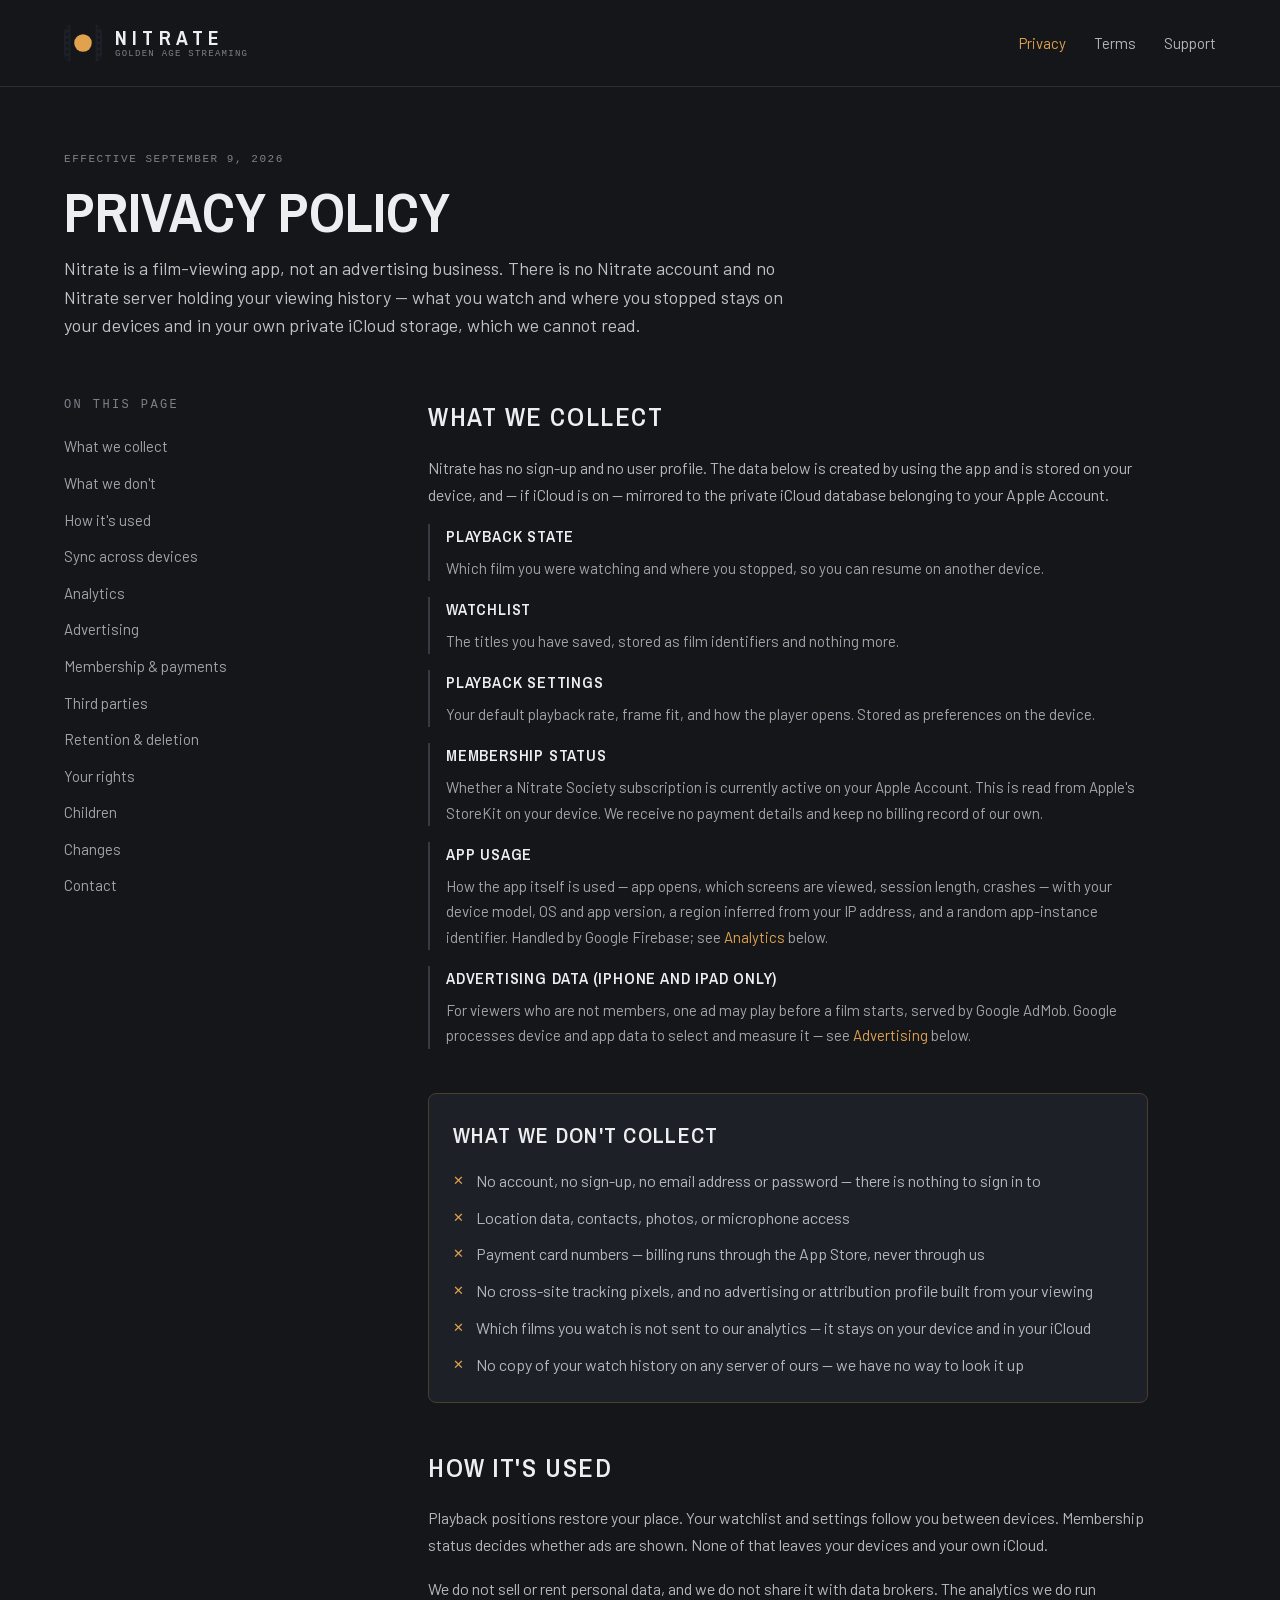
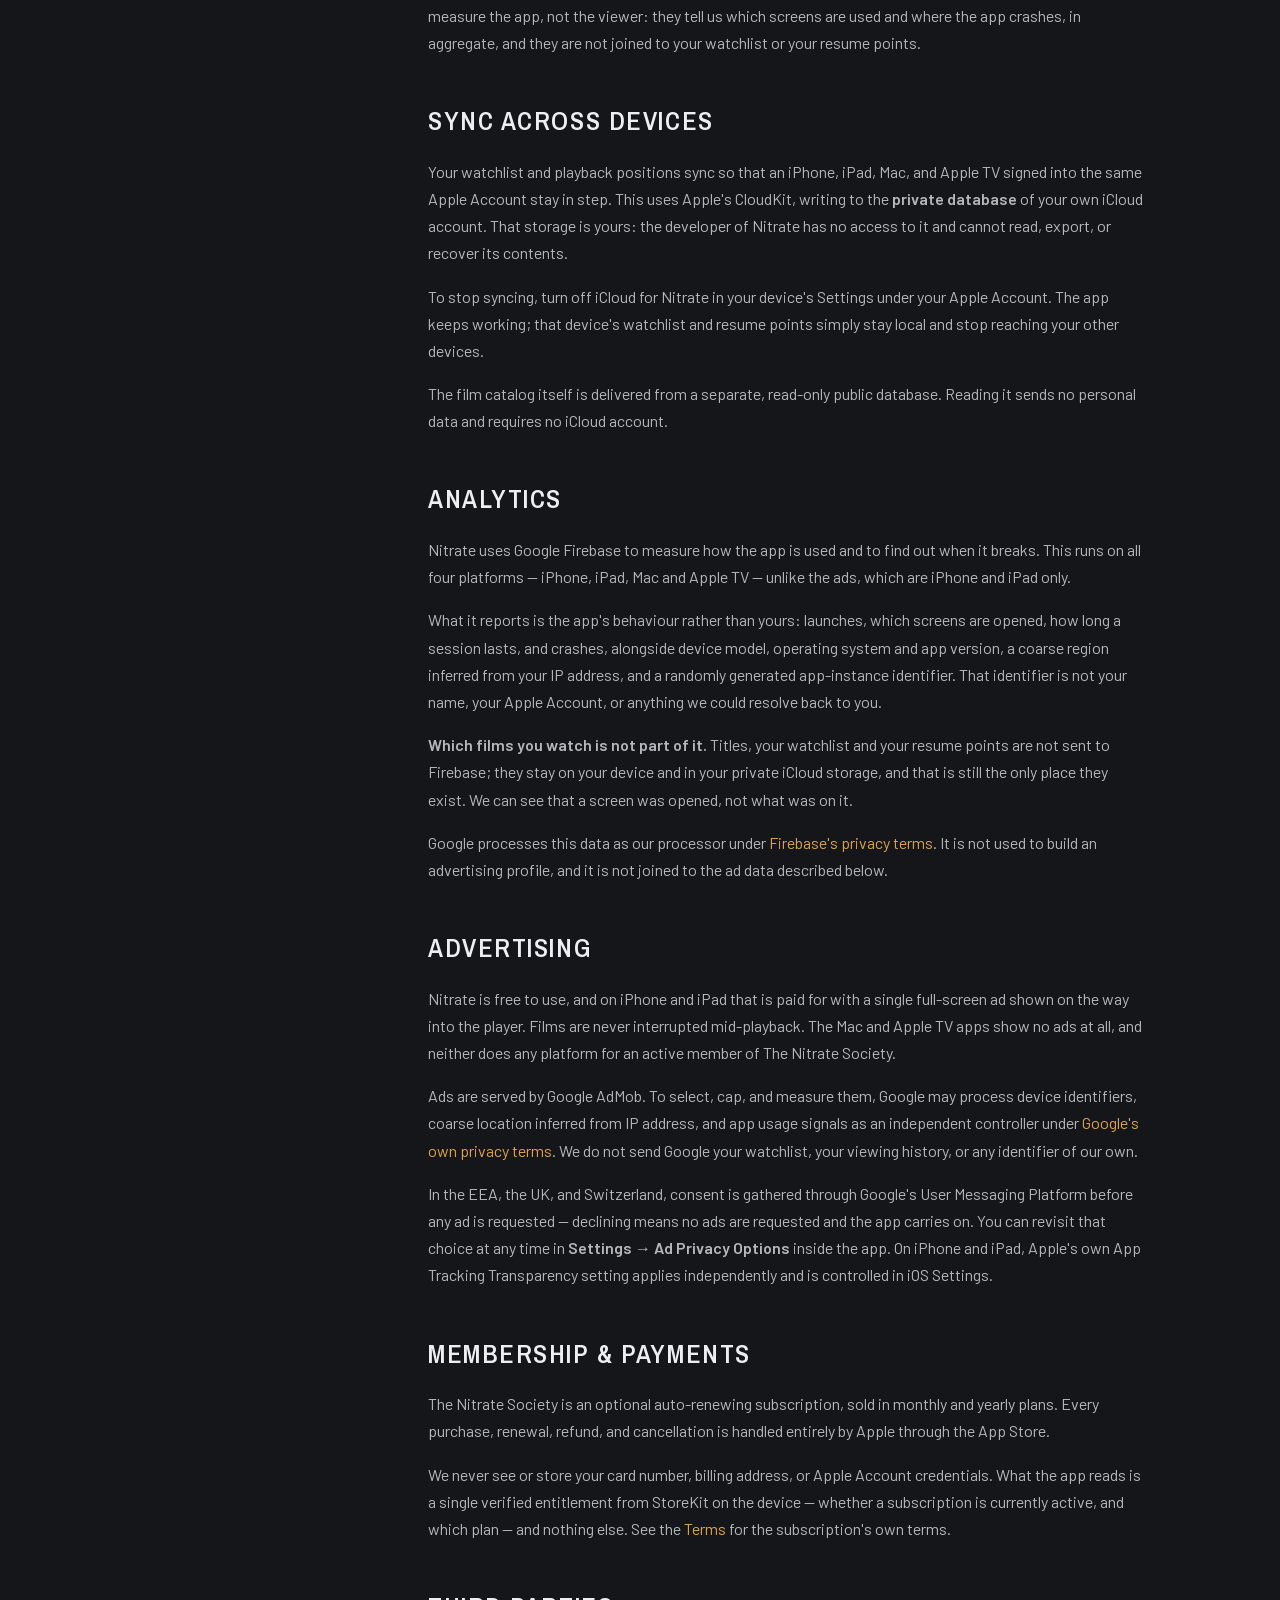
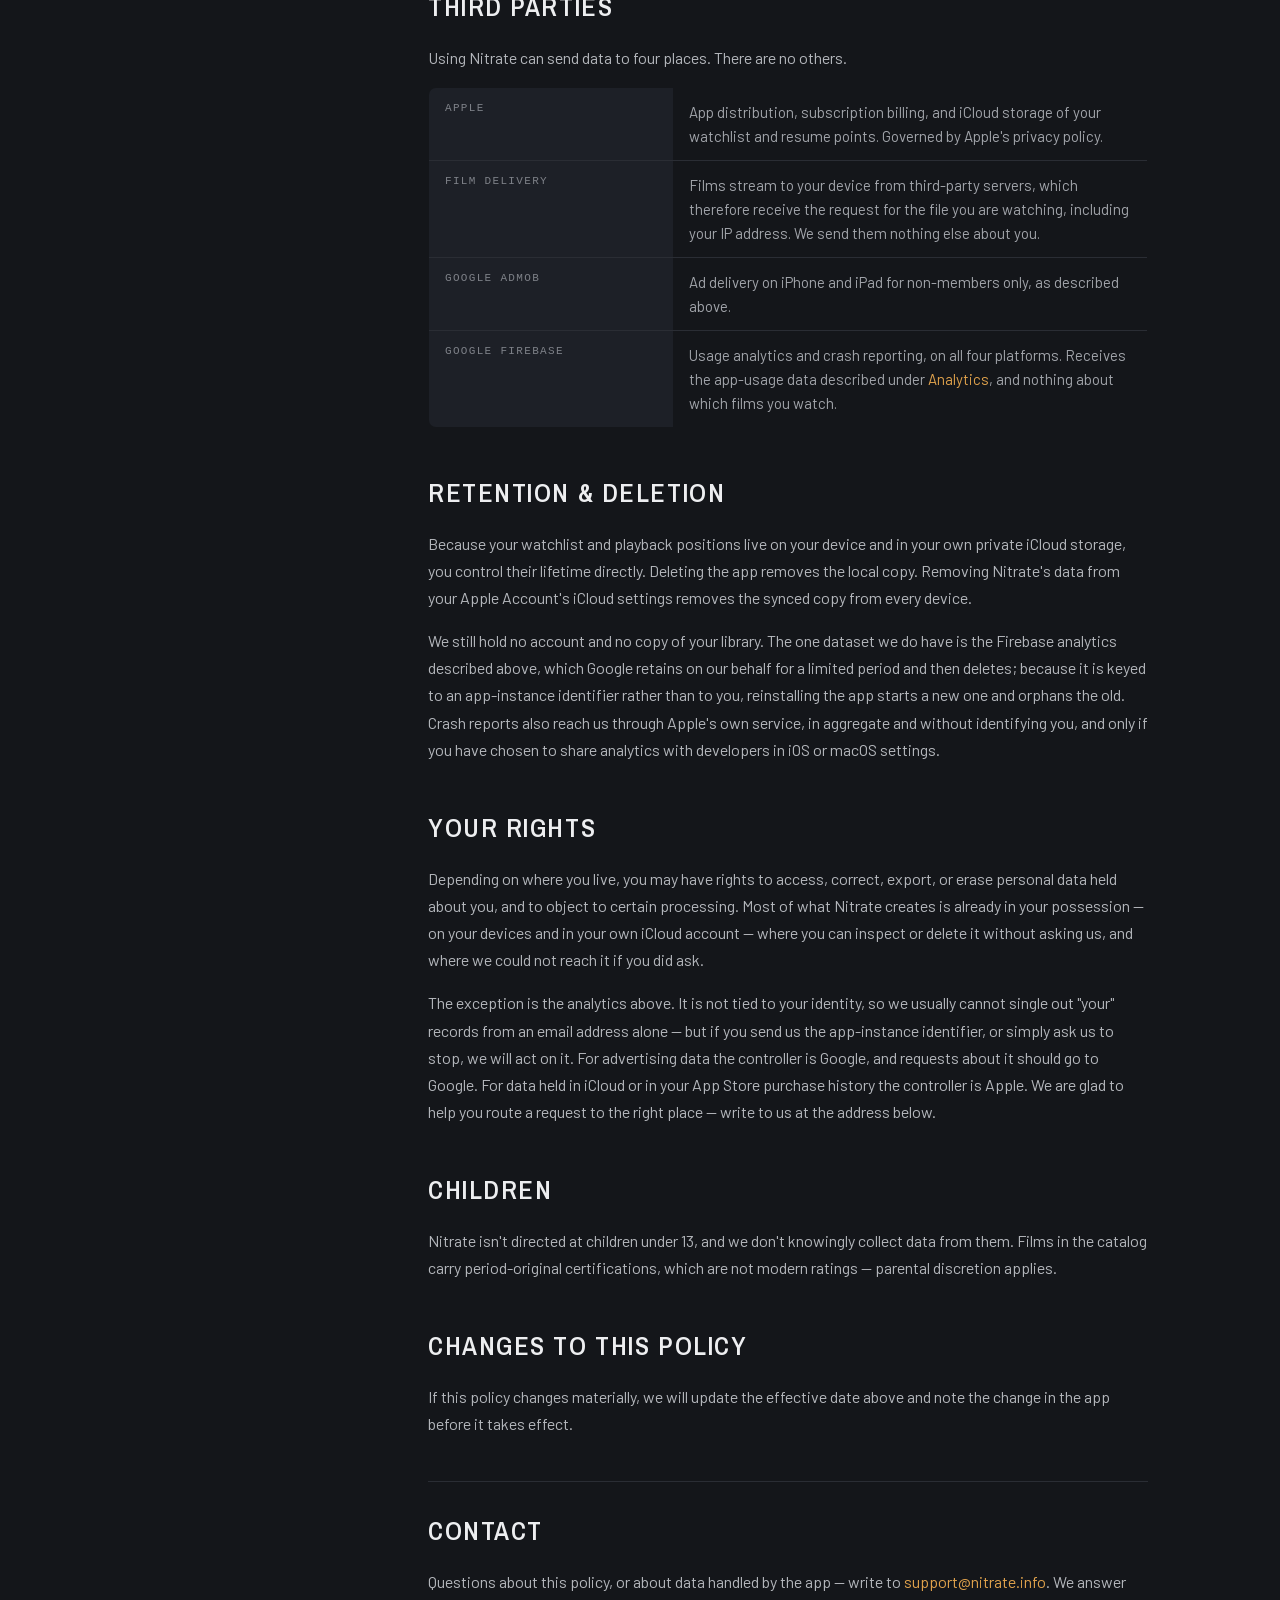
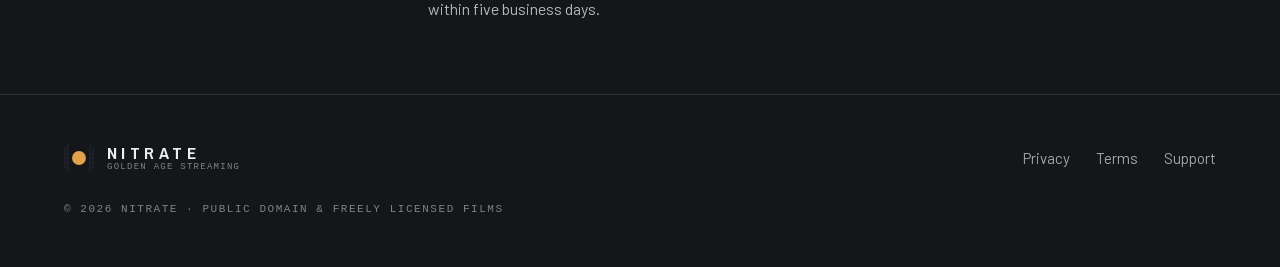
<file: privacy.html>
<!doctype html>
<html lang="en">
<head>
<meta charset="utf-8">
<meta name="viewport" content="width=device-width, initial-scale=1">
<title>Privacy Policy — Nitrate</title>
<meta name="description" content="What Nitrate collects, what it doesn't, and where your watchlist and resume points actually live.">
<link rel="canonical" href="https://nitrate.info/privacy.html">

<meta property="og:type" content="article">
<meta property="og:site_name" content="Nitrate">
<meta property="og:title" content="Privacy Policy — Nitrate">
<meta property="og:description" content="What Nitrate collects, what it doesn't, and where your watchlist and resume points actually live.">
<meta property="og:url" content="https://nitrate.info/privacy.html">
<meta property="og:image" content="https://nitrate.info/assets/img/og-image.png">
<meta name="twitter:card" content="summary_large_image">

<link rel="icon" href="assets/img/favicon.svg" type="image/svg+xml">
<link rel="apple-touch-icon" href="assets/img/apple-touch-icon.png">
<link rel="preload" href="assets/fonts/archivo-narrow.woff2" as="font" type="font/woff2" crossorigin>
<link rel="preload" href="assets/fonts/barlow-400.woff2" as="font" type="font/woff2" crossorigin>
<link rel="stylesheet" href="assets/css/site.css">
</head>
<body>

<a class="skip-link" href="#main">Skip to content</a>

<header class="site-header">
  <a class="lockup" href="./" aria-label="Nitrate — home">
    <img class="lockup__icon" src="assets/img/icon.svg" alt="" width="38" height="38">
    <span class="lockup__text">
      <span class="lockup__word">Nitrate</span>
      <span class="lockup__sub">Golden age streaming</span>
    </span>
  </a>
  <nav class="site-nav" aria-label="Primary">
    <a href="privacy.html" aria-current="page">Privacy</a>
    <a href="terms.html">Terms</a>
    <a href="support.html">Support</a>
  </nav>
</header>

<main id="main" class="page">

  <div class="page__head">
    <p class="meta">Effective <time datetime="2026-09-09">September 9, 2026</time></p>
    <h1>Privacy Policy</h1>
    <p class="lead">
      Nitrate is a film-viewing app, not an advertising business. There is no Nitrate
      account and no Nitrate server holding your viewing history — what you watch and
      where you stopped stays on your devices and in your own private iCloud storage,
      which we cannot read.
    </p>
  </div>

  <div class="layout">

    <aside class="aside">
      <nav class="toc" aria-label="On this page">
        <h2>On this page</h2>
        <ol>
          <li><a href="#collect">What we collect</a></li>
          <li><a href="#never">What we don't</a></li>
          <li><a href="#use">How it's used</a></li>
          <li><a href="#sync">Sync across devices</a></li>
          <li><a href="#analytics">Analytics</a></li>
          <li><a href="#ads">Advertising</a></li>
          <li><a href="#membership">Membership &amp; payments</a></li>
          <li><a href="#third-parties">Third parties</a></li>
          <li><a href="#retention">Retention &amp; deletion</a></li>
          <li><a href="#rights">Your rights</a></li>
          <li><a href="#children">Children</a></li>
          <li><a href="#changes">Changes</a></li>
          <li><a href="#contact">Contact</a></li>
        </ol>
      </nav>
    </aside>

    <article class="article">

      <section id="collect">
        <h2>What we collect</h2>
        <p>
          Nitrate has no sign-up and no user profile. The data below is created by using
          the app and is stored on your device, and — if iCloud is on — mirrored to the
          private iCloud database belonging to your Apple Account.
        </p>

        <div class="entry">
          <h3>Playback state</h3>
          <p>
            Which film you were watching and where you stopped, so you can resume on
            another device.
          </p>
        </div>

        <div class="entry">
          <h3>Watchlist</h3>
          <p>The titles you have saved, stored as film identifiers and nothing more.</p>
        </div>

        <div class="entry">
          <h3>Playback settings</h3>
          <p>
            Your default playback rate, frame fit, and how the player opens. Stored as
            preferences on the device.
          </p>
        </div>

        <div class="entry">
          <h3>Membership status</h3>
          <p>
            Whether a Nitrate Society subscription is currently active on your Apple
            Account. This is read from Apple's StoreKit on your device. We receive no
            payment details and keep no billing record of our own.
          </p>
        </div>

        <div class="entry">
          <h3>App usage</h3>
          <p>
            How the app itself is used — app opens, which screens are viewed, session
            length, crashes — with your device model, OS and app version, a region
            inferred from your IP address, and a random app-instance identifier. Handled
            by Google Firebase; see <a href="#analytics">Analytics</a> below.
          </p>
        </div>

        <div class="entry">
          <h3>Advertising data (iPhone and iPad only)</h3>
          <p>
            For viewers who are not members, one ad may play before a film starts, served
            by Google AdMob. Google processes device and app data to select and measure
            it — see <a href="#ads">Advertising</a> below.
          </p>
        </div>
      </section>

      <section id="never" class="callout">
        <h2>What we don't collect</h2>
        <ul>
          <li>No account, no sign-up, no email address or password — there is nothing to sign in to</li>
          <li>Location data, contacts, photos, or microphone access</li>
          <li>Payment card numbers — billing runs through the App Store, never through us</li>
          <li>No cross-site tracking pixels, and no advertising or attribution profile built from your viewing</li>
          <li>Which films you watch is not sent to our analytics — it stays on your device and in your iCloud</li>
          <li>No copy of your watch history on any server of ours — we have no way to look it up</li>
        </ul>
      </section>

      <section id="use">
        <h2>How it's used</h2>
        <p>
          Playback positions restore your place. Your watchlist and settings follow you
          between devices. Membership status decides whether ads are shown. None of that
          leaves your devices and your own iCloud.
        </p>
        <p>
          We do not sell or rent personal data, and we do not share it with data brokers.
          The analytics we do run measure the app, not the viewer: they tell us which
          screens are used and where the app crashes, in aggregate, and they are not
          joined to your watchlist or your resume points.
        </p>
      </section>

      <section id="sync">
        <h2>Sync across devices</h2>
        <p>
          Your watchlist and playback positions sync so that an iPhone, iPad, Mac, and
          Apple TV signed into the same Apple Account stay in step. This uses Apple's
          CloudKit, writing to the <strong>private database</strong> of your own iCloud
          account. That storage is yours: the developer of Nitrate has no access to it and
          cannot read, export, or recover its contents.
        </p>
        <p>
          To stop syncing, turn off iCloud for Nitrate in your device's Settings under your
          Apple Account. The app keeps working; that device's watchlist and resume points
          simply stay local and stop reaching your other devices.
        </p>
        <p>
          The film catalog itself is delivered from a separate, read-only public database.
          Reading it sends no personal data and requires no iCloud account.
        </p>
      </section>

      <section id="analytics">
        <h2>Analytics</h2>
        <p>
          Nitrate uses Google Firebase to measure how the app is used and to find out when
          it breaks. This runs on all four platforms — iPhone, iPad, Mac and Apple TV —
          unlike the ads, which are iPhone and iPad only.
        </p>
        <p>
          What it reports is the app's behaviour rather than yours: launches, which screens
          are opened, how long a session lasts, and crashes, alongside device model,
          operating system and app version, a coarse region inferred from your IP address,
          and a randomly generated app-instance identifier. That identifier is not your
          name, your Apple Account, or anything we could resolve back to you.
        </p>
        <p>
          <strong>Which films you watch is not part of it.</strong> Titles, your watchlist
          and your resume points are not sent to Firebase; they stay on your device and in
          your private iCloud storage, and that is still the only place they exist. We can
          see that a screen was opened, not what was on it.
        </p>
        <p>
          Google processes this data as our processor under
          <a href="https://firebase.google.com/support/privacy" rel="noopener">Firebase's privacy terms</a>.
          It is not used to build an advertising profile, and it is not joined to the ad
          data described below.
        </p>
      </section>

      <section id="ads">
        <h2>Advertising</h2>
        <p>
          Nitrate is free to use, and on iPhone and iPad that is paid for with a single
          full-screen ad shown on the way into the player. Films are never interrupted
          mid-playback. The Mac and Apple TV apps show no ads at all, and neither does any
          platform for an active member of The Nitrate Society.
        </p>
        <p>
          Ads are served by Google AdMob. To select, cap, and measure them, Google may
          process device identifiers, coarse location inferred from IP address, and app
          usage signals as an independent controller under
          <a href="https://policies.google.com/technologies/partner-sites" rel="noopener">Google's own privacy terms</a>.
          We do not send Google your watchlist, your viewing history, or any identifier of
          our own.
        </p>
        <p>
          In the EEA, the UK, and Switzerland, consent is gathered through Google's User
          Messaging Platform before any ad is requested — declining means no ads are
          requested and the app carries on. You can revisit that choice at any time in
          <strong>Settings → Ad Privacy Options</strong> inside the app. On iPhone and iPad,
          Apple's own App Tracking Transparency setting applies independently and is
          controlled in iOS Settings.
        </p>
      </section>

      <section id="membership">
        <h2>Membership &amp; payments</h2>
        <p>
          The Nitrate Society is an optional auto-renewing subscription, sold in monthly
          and yearly plans. Every purchase, renewal, refund, and cancellation is handled
          entirely by Apple through the App Store.
        </p>
        <p>
          We never see or store your card number, billing address, or Apple Account
          credentials. What the app reads is a single verified entitlement from StoreKit
          on the device — whether a subscription is currently active, and which plan — and
          nothing else. See the <a href="terms.html#membership">Terms</a> for the
          subscription's own terms.
        </p>
      </section>

      <section id="third-parties">
        <h2>Third parties</h2>
        <p>
          Using Nitrate can send data to four places. There are no others.
        </p>
        <div class="table-wrap">
          <table class="table">
            <tbody>
              <tr>
                <th scope="row">Apple</th>
                <td>
                  App distribution, subscription billing, and iCloud storage of your
                  watchlist and resume points. Governed by Apple's privacy policy.
                </td>
              </tr>
              <tr>
                <th scope="row">Film delivery</th>
                <td>
                  Films stream to your device from third-party servers, which therefore
                  receive the request for the file you are watching, including your IP
                  address. We send them nothing else about you.
                </td>
              </tr>
              <tr>
                <th scope="row">Google AdMob</th>
                <td>
                  Ad delivery on iPhone and iPad for non-members only, as described above.
                </td>
              </tr>
              <tr>
                <th scope="row">Google Firebase</th>
                <td>
                  Usage analytics and crash reporting, on all four platforms. Receives the
                  app-usage data described under <a href="#analytics">Analytics</a>, and
                  nothing about which films you watch.
                </td>
              </tr>
            </tbody>
          </table>
        </div>
      </section>

      <section id="retention">
        <h2>Retention &amp; deletion</h2>
        <p>
          Because your watchlist and playback positions live on your device and in your own
          private iCloud storage, you control their lifetime directly. Deleting the app
          removes the local copy. Removing Nitrate's data from your Apple Account's iCloud
          settings removes the synced copy from every device.
        </p>
        <p>
          We still hold no account and no copy of your library. The one dataset we do have
          is the Firebase analytics described above, which Google retains on our behalf for
          a limited period and then deletes; because it is keyed to an app-instance
          identifier rather than to you, reinstalling the app starts a new one and orphans
          the old. Crash reports also reach us through Apple's own service, in aggregate and
          without identifying you, and only if you have chosen to share analytics with
          developers in iOS or macOS settings.
        </p>
      </section>

      <section id="rights">
        <h2>Your rights</h2>
        <p>
          Depending on where you live, you may have rights to access, correct, export, or
          erase personal data held about you, and to object to certain processing. Most of
          what Nitrate creates is already in your possession — on your devices and in your
          own iCloud account — where you can inspect or delete it without asking us, and
          where we could not reach it if you did ask.
        </p>
        <p>
          The exception is the analytics above. It is not tied to your identity, so we
          usually cannot single out "your" records from an email address alone — but if you
          send us the app-instance identifier, or simply ask us to stop, we will act on it.
          For advertising data the controller is Google, and requests about it should go to
          Google. For data held in iCloud or in your App Store purchase history the
          controller is Apple. We are glad to help you route a request to the right place —
          write to us at the address below.
        </p>
      </section>

      <section id="children">
        <h2>Children</h2>
        <p>
          Nitrate isn't directed at children under 13, and we don't knowingly collect data
          from them. Films in the catalog carry period-original certifications, which are
          not modern ratings — parental discretion applies.
        </p>
      </section>

      <section id="changes">
        <h2>Changes to this policy</h2>
        <p>
          If this policy changes materially, we will update the effective date above and
          note the change in the app before it takes effect.
        </p>
      </section>

      <section id="contact" class="contact-block">
        <h2>Contact</h2>
        <p>
          Questions about this policy, or about data handled by the app — write to
          <a href="mailto:support@nitrate.info">support@nitrate.info</a>. We answer within
          five business days.
        </p>
      </section>

    </article>
  </div>
</main>

<footer class="site-footer">
  <div class="site-footer__row">
    <a class="lockup" href="./" aria-label="Nitrate — home">
      <img class="lockup__icon" src="assets/img/icon.svg" alt="" width="30" height="30">
      <span class="lockup__text">
        <span class="lockup__word">Nitrate</span>
        <span class="lockup__sub">Golden age streaming</span>
      </span>
    </a>
    <nav class="site-footer__links" aria-label="Footer">
      <a href="privacy.html">Privacy</a>
      <a href="terms.html">Terms</a>
      <a href="support.html">Support</a>
    </nav>
  </div>
  <p class="site-footer__legal">© 2026 Nitrate · Public domain &amp; freely licensed films</p>
</footer>

</body>
</html>
</file>
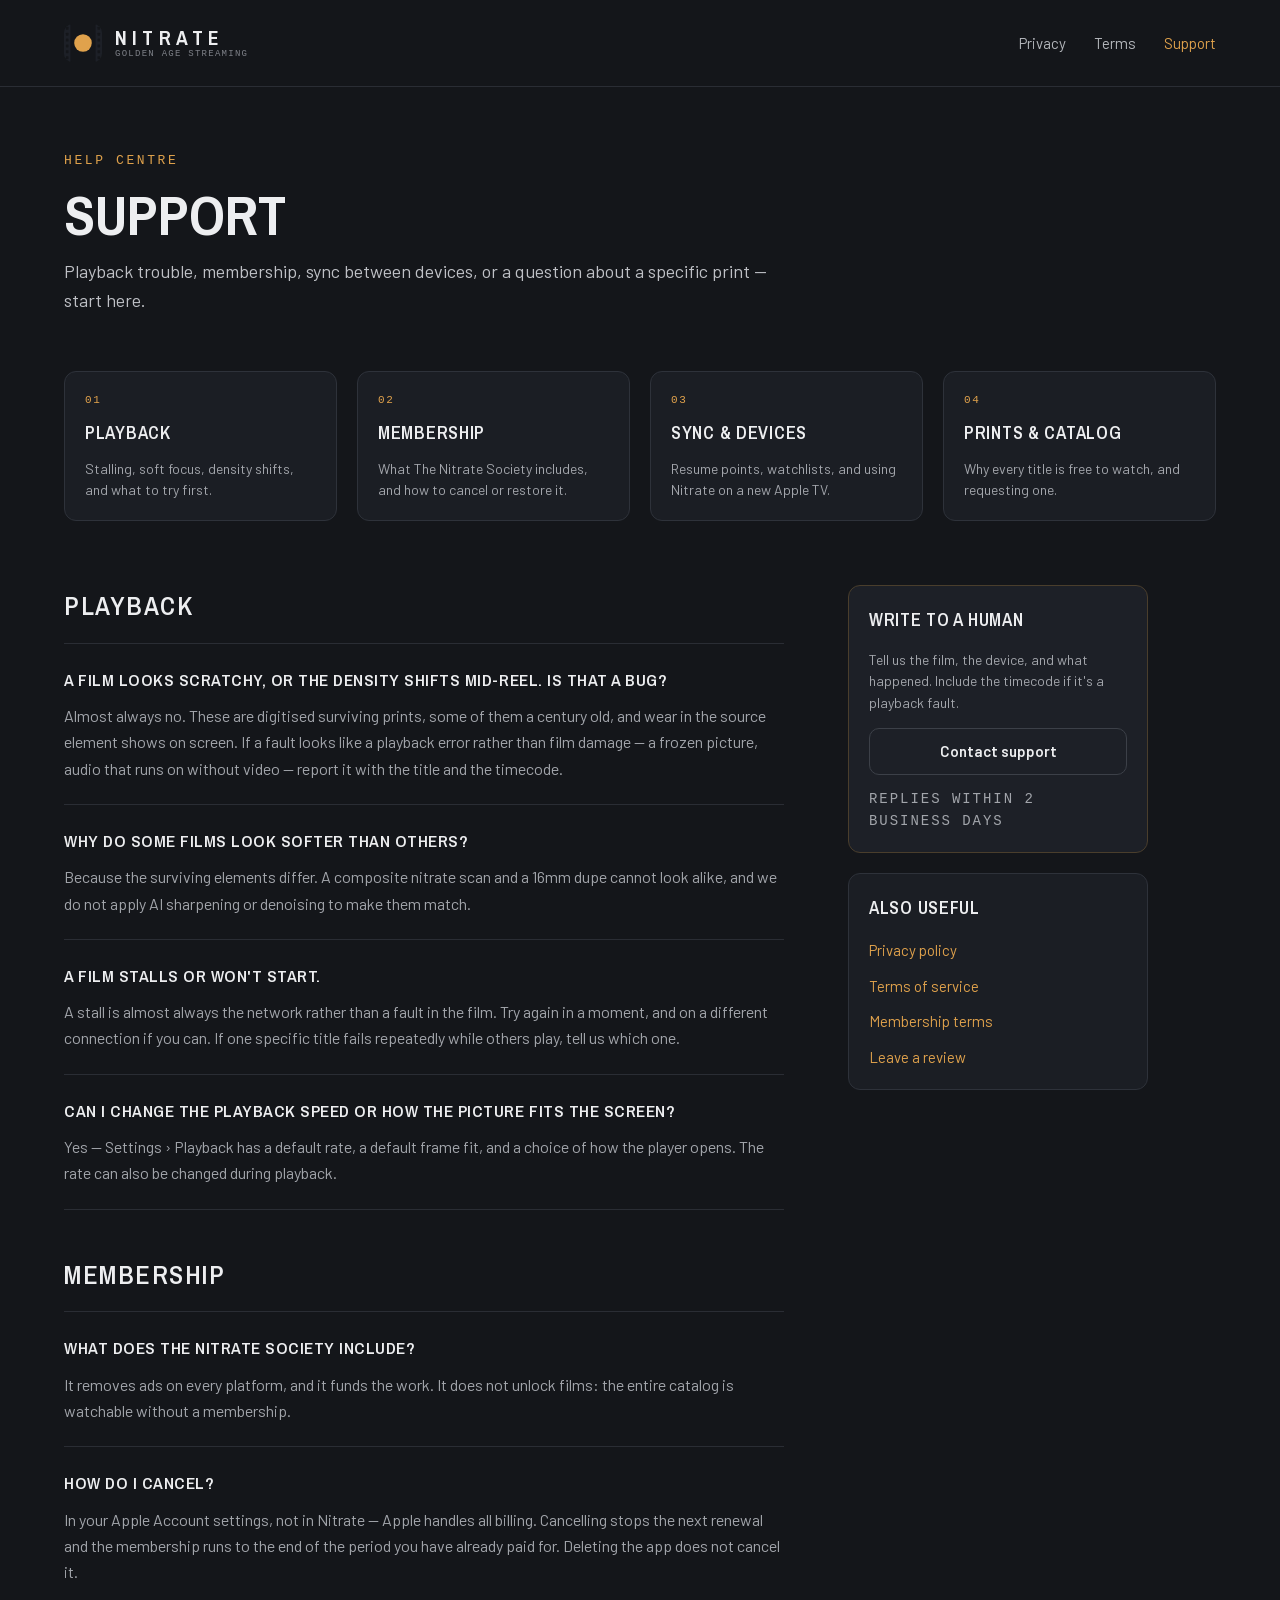
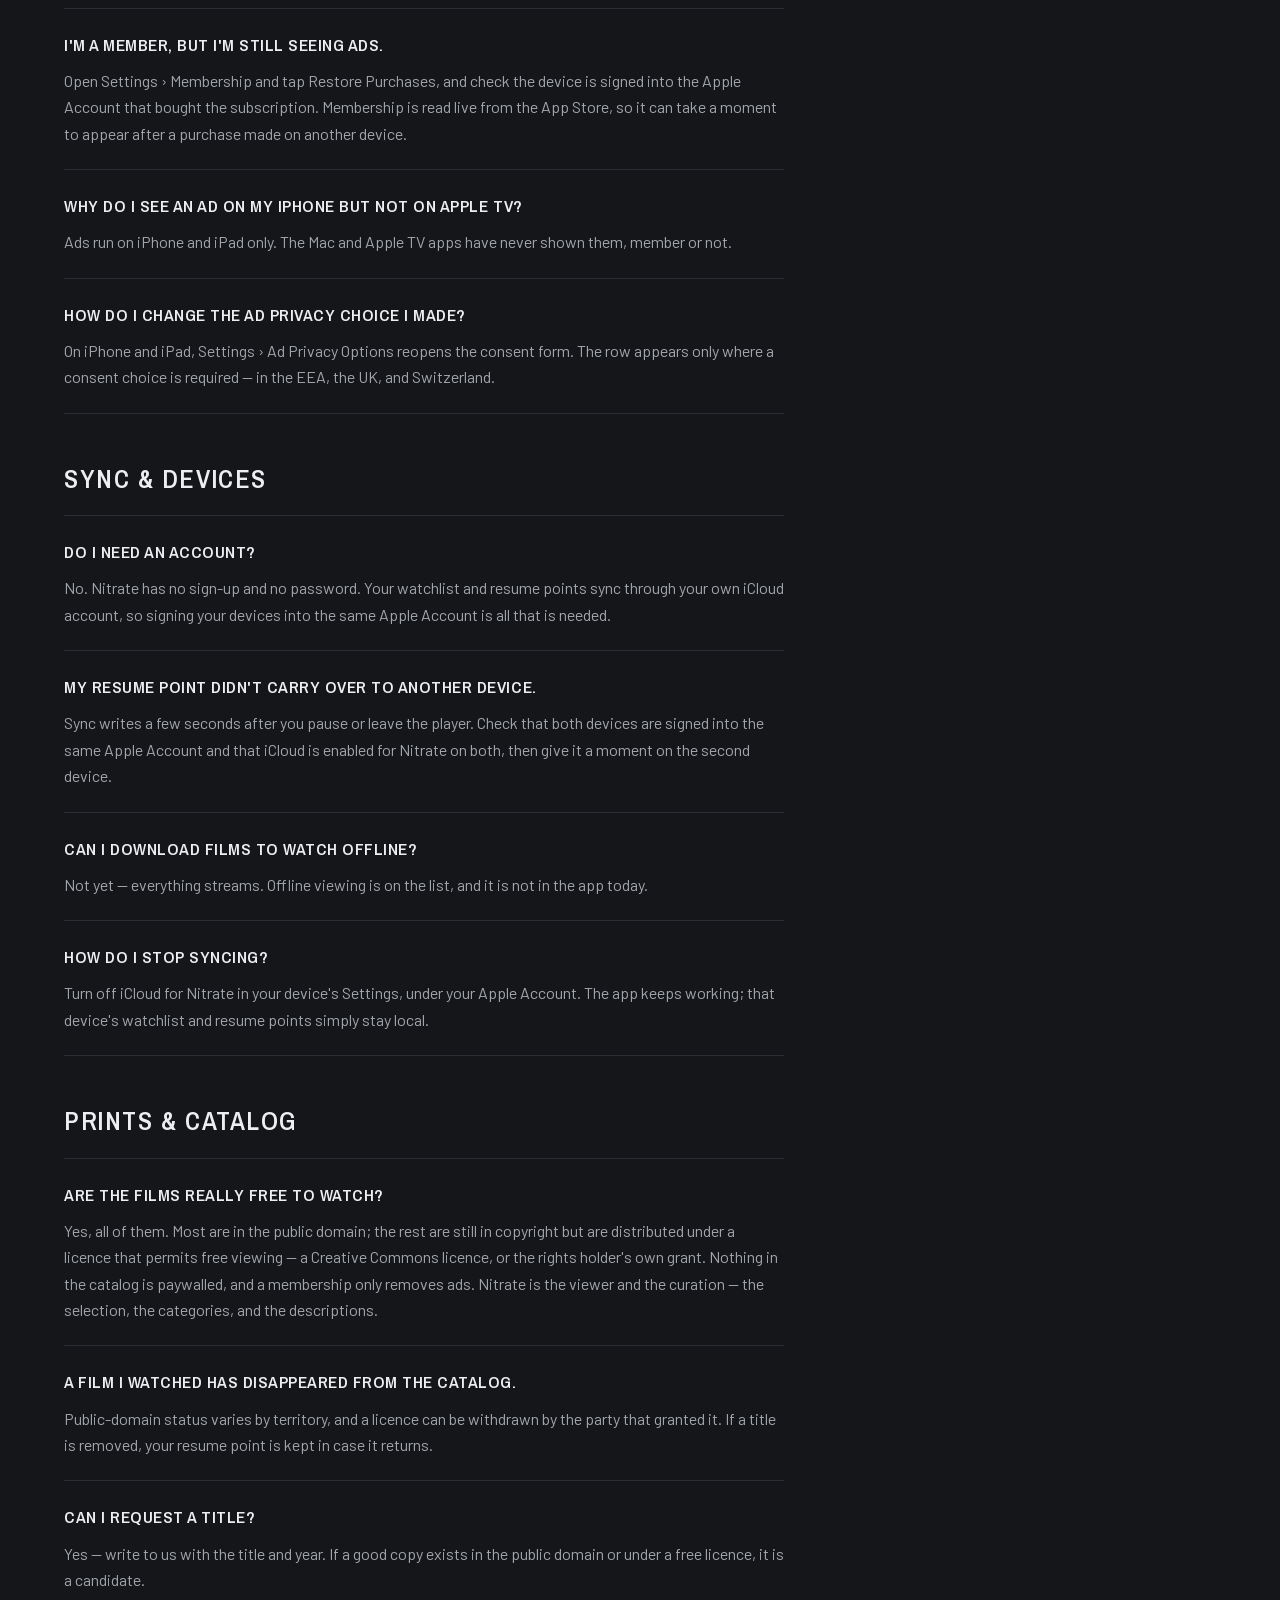
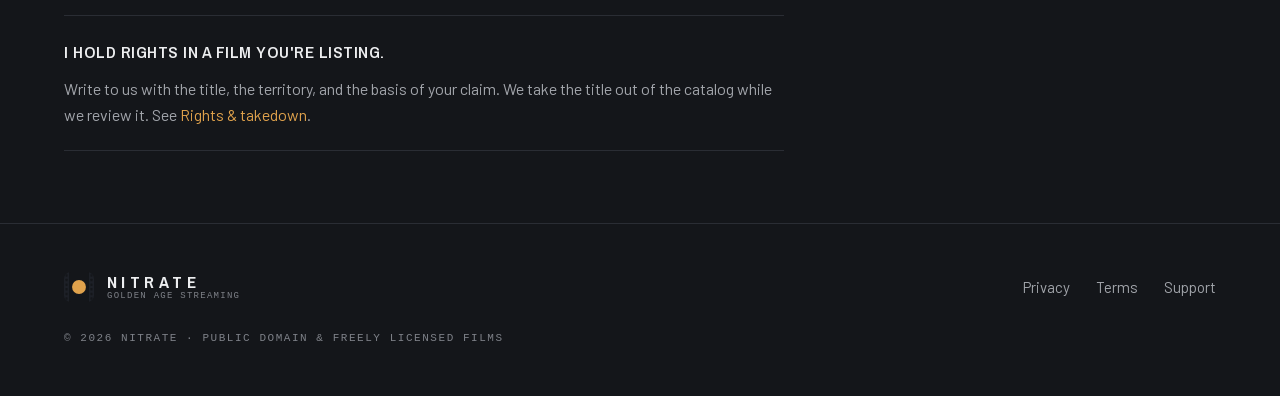
<file: support.html>
<!doctype html>
<html lang="en">
<head>
<meta charset="utf-8">
<meta name="viewport" content="width=device-width, initial-scale=1">
<title>Support — Nitrate</title>
<meta name="description" content="Playback trouble, membership, sync between devices, or a question about a specific print — start here.">
<link rel="canonical" href="https://nitrate.info/support.html">

<meta property="og:type" content="article">
<meta property="og:site_name" content="Nitrate">
<meta property="og:title" content="Support — Nitrate">
<meta property="og:description" content="Playback trouble, membership, sync between devices, or a question about a specific print — start here.">
<meta property="og:url" content="https://nitrate.info/support.html">
<meta property="og:image" content="https://nitrate.info/assets/img/og-image.png">
<meta name="twitter:card" content="summary_large_image">

<link rel="icon" href="assets/img/favicon.svg" type="image/svg+xml">
<link rel="apple-touch-icon" href="assets/img/apple-touch-icon.png">
<link rel="preload" href="assets/fonts/archivo-narrow.woff2" as="font" type="font/woff2" crossorigin>
<link rel="preload" href="assets/fonts/barlow-400.woff2" as="font" type="font/woff2" crossorigin>
<link rel="stylesheet" href="assets/css/site.css">
</head>
<body>

<a class="skip-link" href="#main">Skip to content</a>

<header class="site-header">
  <a class="lockup" href="./" aria-label="Nitrate — home">
    <img class="lockup__icon" src="assets/img/icon.svg" alt="" width="38" height="38">
    <span class="lockup__text">
      <span class="lockup__word">Nitrate</span>
      <span class="lockup__sub">Golden age streaming</span>
    </span>
  </a>
  <nav class="site-nav" aria-label="Primary">
    <a href="privacy.html">Privacy</a>
    <a href="terms.html">Terms</a>
    <a href="support.html" aria-current="page">Support</a>
  </nav>
</header>

<main id="main" class="page">

  <div class="page__head">
    <p class="eyebrow">Help centre</p>
    <h1>Support</h1>
    <p class="lead">
      Playback trouble, membership, sync between devices, or a question about a specific
      print — start here.
    </p>
  </div>

  <div class="topic-grid">
    <a class="topic-card" href="#playback">
      <span class="topic-card__mark">01</span>
      <h2>Playback</h2>
      <p>Stalling, soft focus, density shifts, and what to try first.</p>
    </a>
    <a class="topic-card" href="#membership">
      <span class="topic-card__mark">02</span>
      <h2>Membership</h2>
      <p>What The Nitrate Society includes, and how to cancel or restore it.</p>
    </a>
    <a class="topic-card" href="#sync">
      <span class="topic-card__mark">03</span>
      <h2>Sync &amp; devices</h2>
      <p>Resume points, watchlists, and using Nitrate on a new Apple TV.</p>
    </a>
    <a class="topic-card" href="#catalog">
      <span class="topic-card__mark">04</span>
      <h2>Prints &amp; catalog</h2>
      <p>Why every title is free to watch, and requesting one.</p>
    </a>
  </div>

  <div class="layout">

    <div class="article">

      <section id="playback">
        <h2>Playback</h2>
        <div class="faq">
          <div>
            <h3>A film looks scratchy, or the density shifts mid-reel. Is that a bug?</h3>
            <p>
              Almost always no. These are digitised surviving prints, some of them a
              century old, and wear in the source element shows on screen. If a fault looks
              like a playback error rather than film damage — a frozen picture, audio that
              runs on without video — report it with the title and the timecode.
            </p>
          </div>
          <div>
            <h3>Why do some films look softer than others?</h3>
            <p>
              Because the surviving elements differ. A composite nitrate scan and a 16mm
              dupe cannot look alike, and we do not apply AI sharpening or denoising to make
              them match.
            </p>
          </div>
          <div>
            <h3>A film stalls or won't start.</h3>
            <p>
              A stall is almost always the network rather than a fault in the film. Try
              again in a moment, and on a different connection if you can. If one specific
              title fails repeatedly while others play, tell us which one.
            </p>
          </div>
          <div>
            <h3>Can I change the playback speed or how the picture fits the screen?</h3>
            <p>
              Yes — Settings › Playback has a default rate, a default frame fit, and a
              choice of how the player opens. The rate can also be changed during playback.
            </p>
          </div>
        </div>
      </section>

      <section id="membership">
        <h2>Membership</h2>
        <div class="faq">
          <div>
            <h3>What does The Nitrate Society include?</h3>
            <p>
              It removes ads on every platform, and it funds the work. It does not unlock
              films: the entire catalog is watchable without a membership.
            </p>
          </div>
          <div>
            <h3>How do I cancel?</h3>
            <p>
              In your Apple Account settings, not in Nitrate — Apple handles all billing.
              Cancelling stops the next renewal and the membership runs to the end of the
              period you have already paid for. Deleting the app does not cancel it.
            </p>
          </div>
          <div>
            <h3>I'm a member, but I'm still seeing ads.</h3>
            <p>
              Open Settings › Membership and tap Restore Purchases, and check the device is
              signed into the Apple Account that bought the subscription. Membership is read
              live from the App Store, so it can take a moment to appear after a purchase
              made on another device.
            </p>
          </div>
          <div>
            <h3>Why do I see an ad on my iPhone but not on Apple TV?</h3>
            <p>
              Ads run on iPhone and iPad only. The Mac and Apple TV apps have never shown
              them, member or not.
            </p>
          </div>
          <div>
            <h3>How do I change the ad privacy choice I made?</h3>
            <p>
              On iPhone and iPad, Settings › Ad Privacy Options reopens the consent form.
              The row appears only where a consent choice is required — in the EEA, the UK,
              and Switzerland.
            </p>
          </div>
        </div>
      </section>

      <section id="sync">
        <h2>Sync &amp; devices</h2>
        <div class="faq">
          <div>
            <h3>Do I need an account?</h3>
            <p>
              No. Nitrate has no sign-up and no password. Your watchlist and resume points
              sync through your own iCloud account, so signing your devices into the same
              Apple Account is all that is needed.
            </p>
          </div>
          <div>
            <h3>My resume point didn't carry over to another device.</h3>
            <p>
              Sync writes a few seconds after you pause or leave the player. Check that both
              devices are signed into the same Apple Account and that iCloud is enabled for
              Nitrate on both, then give it a moment on the second device.
            </p>
          </div>
          <div>
            <h3>Can I download films to watch offline?</h3>
            <p>
              Not yet — everything streams. Offline viewing is on the list, and it is not in
              the app today.
            </p>
          </div>
          <div>
            <h3>How do I stop syncing?</h3>
            <p>
              Turn off iCloud for Nitrate in your device's Settings, under your Apple
              Account. The app keeps working; that device's watchlist and resume points
              simply stay local.
            </p>
          </div>
        </div>
      </section>

      <section id="catalog">
        <h2>Prints &amp; catalog</h2>
        <div class="faq">
          <div>
            <h3>Are the films really free to watch?</h3>
            <p>
              Yes, all of them. Most are in the public domain; the rest are still in
              copyright but are distributed under a licence that permits free viewing — a
              Creative Commons licence, or the rights holder's own grant. Nothing in the
              catalog is paywalled, and a membership only removes ads. Nitrate is the viewer
              and the curation — the selection, the categories, and the descriptions.
            </p>
          </div>
          <div>
            <h3>A film I watched has disappeared from the catalog.</h3>
            <p>
              Public-domain status varies by territory, and a licence can be withdrawn by
              the party that granted it. If a title is removed, your resume point is kept in
              case it returns.
            </p>
          </div>
          <div>
            <h3>Can I request a title?</h3>
            <p>
              Yes — write to us with the title and year. If a good copy exists in the public
              domain or under a free licence, it is a candidate.
            </p>
          </div>
          <div>
            <h3>I hold rights in a film you're listing.</h3>
            <p>
              Write to us with the title, the territory, and the basis of your claim. We
              take the title out of the catalog while we review it. See
              <a href="terms.html#rights">Rights &amp; takedown</a>.
            </p>
          </div>
        </div>
      </section>

    </div>

    <aside class="aside aside--support">
      <div class="side-card side-card--accent">
        <h2>Write to a human</h2>
        <p>
          Tell us the film, the device, and what happened. Include the timecode if it's a
          playback fault.
        </p>
        <a class="btn btn--secondary" href="mailto:support@nitrate.info">Contact support</a>
        <p class="meta">Replies within 2 business days</p>
      </div>

      <div class="side-card">
        <h2>Also useful</h2>
        <ul>
          <li><a href="privacy.html">Privacy policy</a></li>
          <li><a href="terms.html">Terms of service</a></li>
          <li><a href="terms.html#membership">Membership terms</a></li>
          <li><a href="https://apps.apple.com/us/app/nitrate-golden-age-streaming/id6807024040?action=write-review" rel="noopener">Leave a review</a></li>
        </ul>
      </div>
    </aside>

  </div>
</main>

<footer class="site-footer">
  <div class="site-footer__row">
    <a class="lockup" href="./" aria-label="Nitrate — home">
      <img class="lockup__icon" src="assets/img/icon.svg" alt="" width="30" height="30">
      <span class="lockup__text">
        <span class="lockup__word">Nitrate</span>
        <span class="lockup__sub">Golden age streaming</span>
      </span>
    </a>
    <nav class="site-footer__links" aria-label="Footer">
      <a href="privacy.html">Privacy</a>
      <a href="terms.html">Terms</a>
      <a href="support.html">Support</a>
    </nav>
  </div>
  <p class="site-footer__legal">© 2026 Nitrate · Public domain &amp; freely licensed films</p>
</footer>

</body>
</html>
</file>
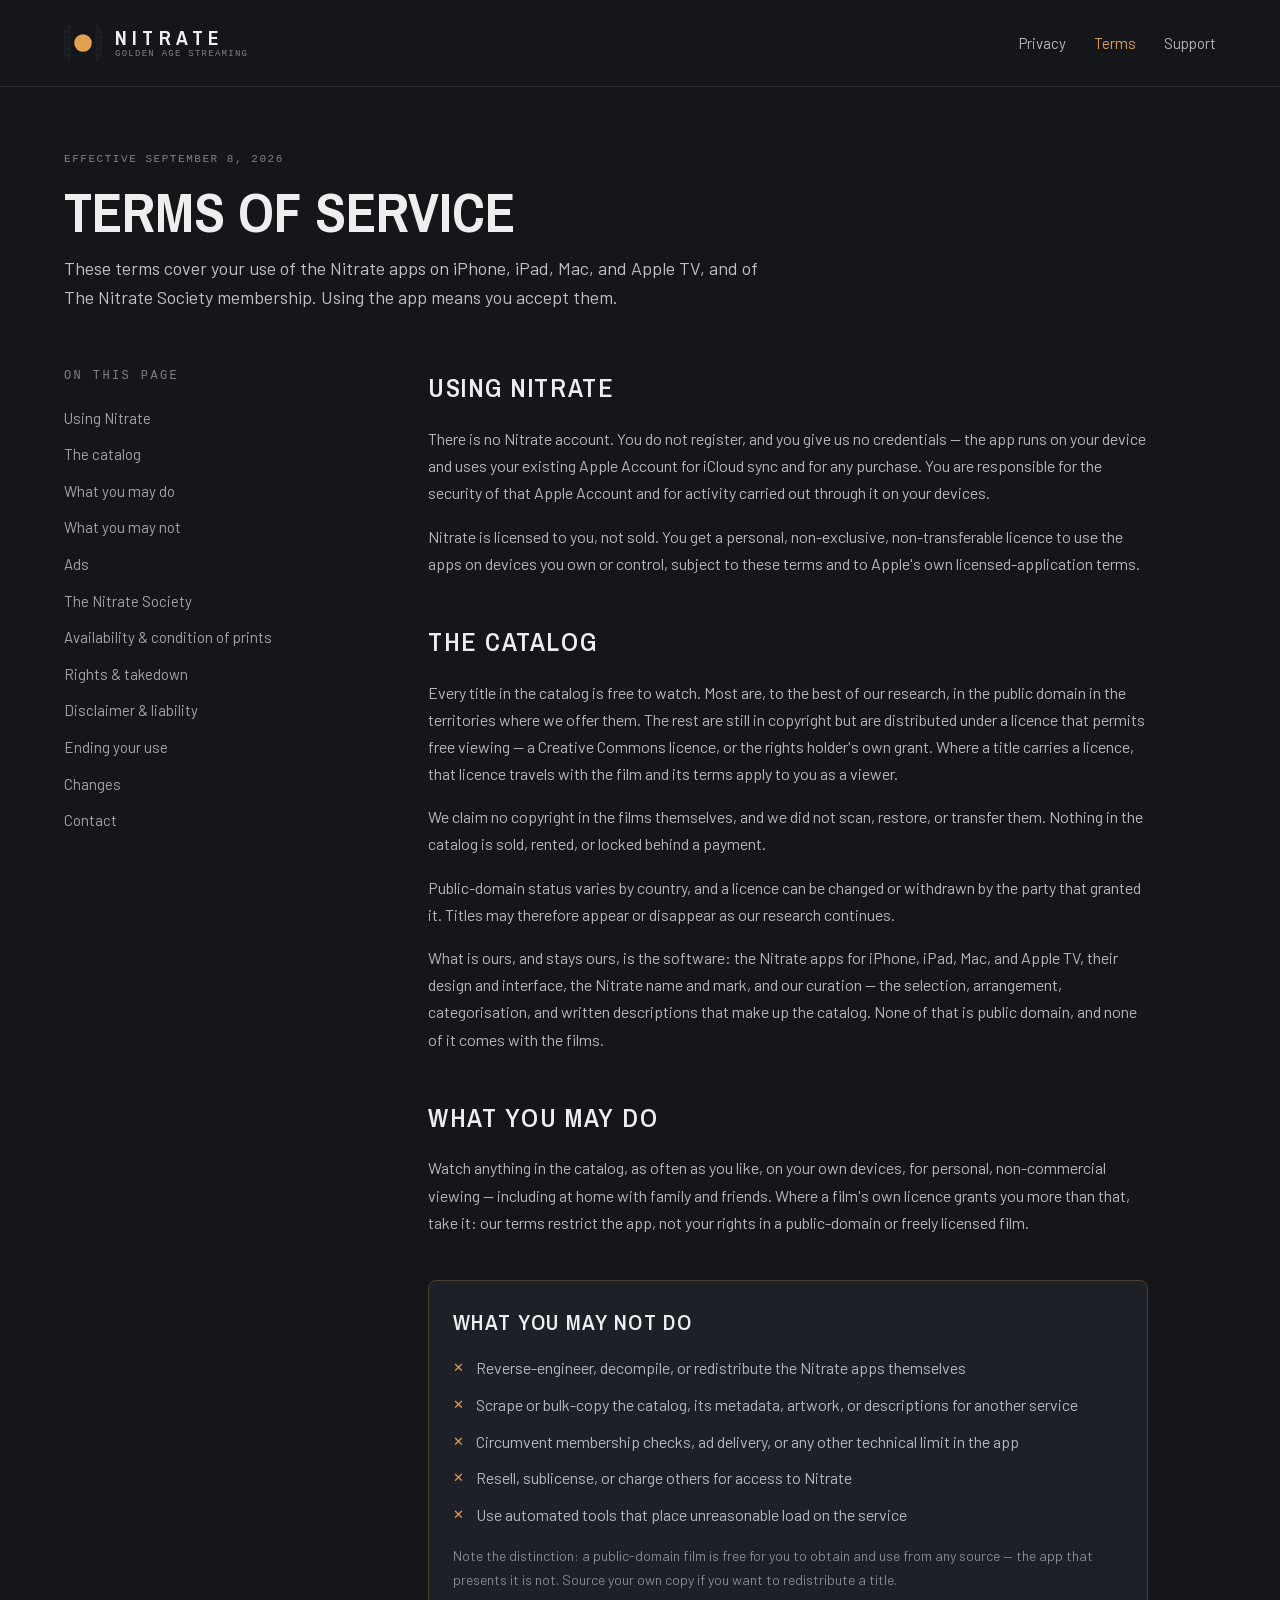
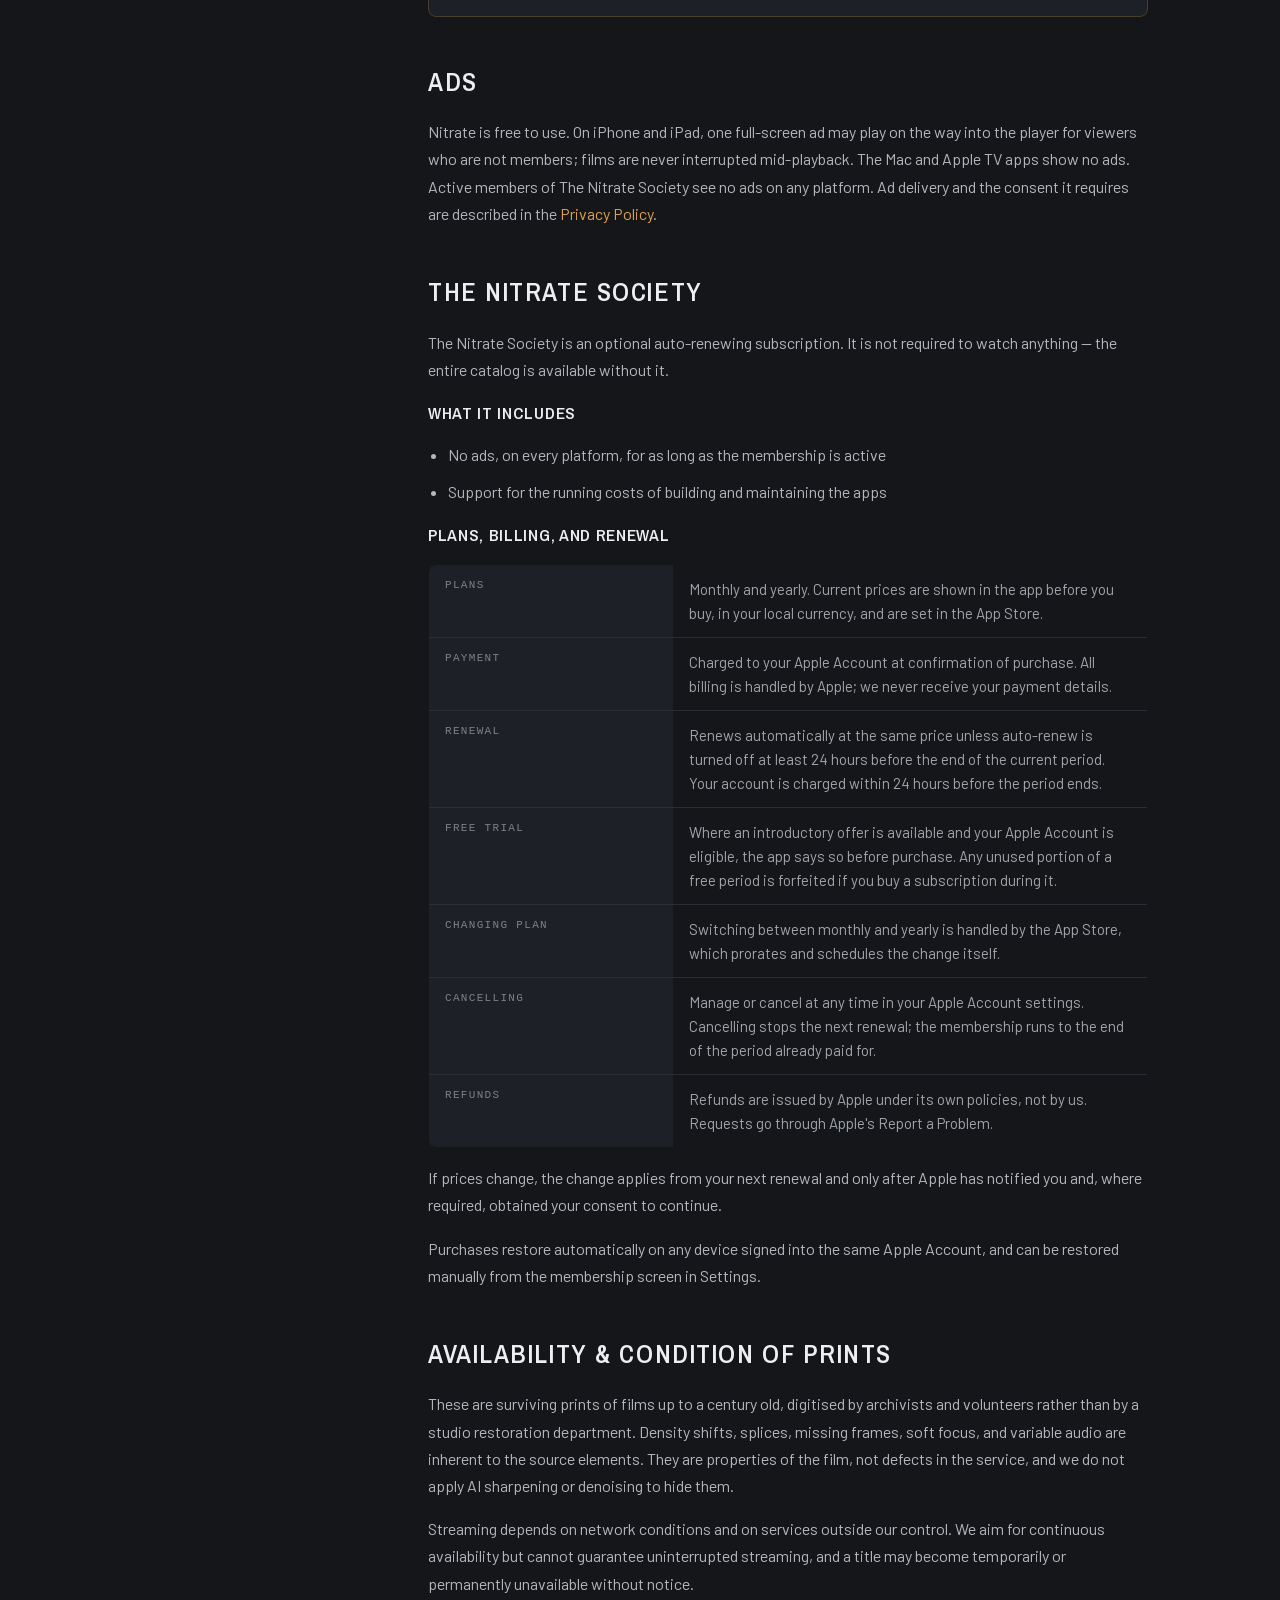
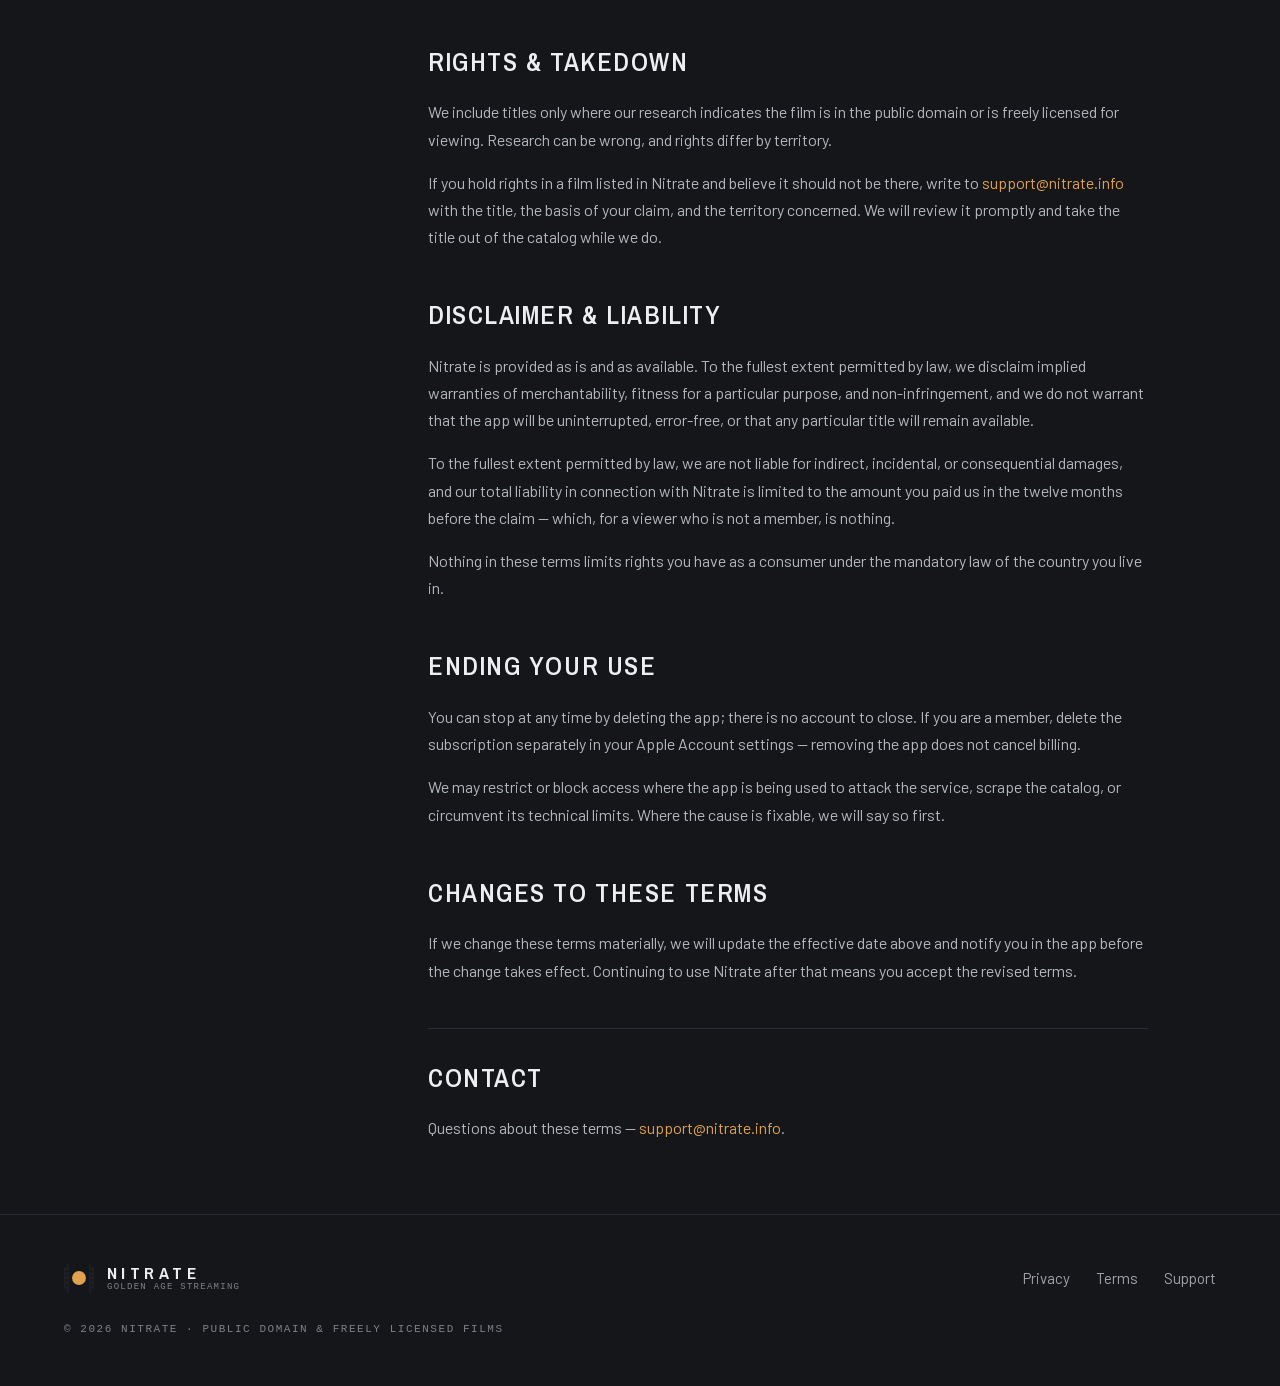
<file: terms.html>
<!doctype html>
<html lang="en">
<head>
<meta charset="utf-8">
<meta name="viewport" content="width=device-width, initial-scale=1">
<title>Terms of Service — Nitrate</title>
<meta name="description" content="The terms covering the Nitrate apps, the catalog, and The Nitrate Society membership.">
<link rel="canonical" href="https://nitrate.info/terms.html">

<meta property="og:type" content="article">
<meta property="og:site_name" content="Nitrate">
<meta property="og:title" content="Terms of Service — Nitrate">
<meta property="og:description" content="The terms covering the Nitrate apps, the catalog, and The Nitrate Society membership.">
<meta property="og:url" content="https://nitrate.info/terms.html">
<meta property="og:image" content="https://nitrate.info/assets/img/og-image.png">
<meta name="twitter:card" content="summary_large_image">

<link rel="icon" href="assets/img/favicon.svg" type="image/svg+xml">
<link rel="apple-touch-icon" href="assets/img/apple-touch-icon.png">
<link rel="preload" href="assets/fonts/archivo-narrow.woff2" as="font" type="font/woff2" crossorigin>
<link rel="preload" href="assets/fonts/barlow-400.woff2" as="font" type="font/woff2" crossorigin>
<link rel="stylesheet" href="assets/css/site.css">
</head>
<body>

<a class="skip-link" href="#main">Skip to content</a>

<header class="site-header">
  <a class="lockup" href="./" aria-label="Nitrate — home">
    <img class="lockup__icon" src="assets/img/icon.svg" alt="" width="38" height="38">
    <span class="lockup__text">
      <span class="lockup__word">Nitrate</span>
      <span class="lockup__sub">Golden age streaming</span>
    </span>
  </a>
  <nav class="site-nav" aria-label="Primary">
    <a href="privacy.html">Privacy</a>
    <a href="terms.html" aria-current="page">Terms</a>
    <a href="support.html">Support</a>
  </nav>
</header>

<main id="main" class="page">

  <div class="page__head">
    <p class="meta">Effective <time datetime="2026-09-08">September 8, 2026</time></p>
    <h1>Terms of Service</h1>
    <p class="lead">
      These terms cover your use of the Nitrate apps on iPhone, iPad, Mac, and Apple TV,
      and of The Nitrate Society membership. Using the app means you accept them.
    </p>
  </div>

  <div class="layout">

    <aside class="aside">
      <nav class="toc" aria-label="On this page">
        <h2>On this page</h2>
        <ol>
          <li><a href="#using">Using Nitrate</a></li>
          <li><a href="#catalog">The catalog</a></li>
          <li><a href="#may">What you may do</a></li>
          <li><a href="#may-not">What you may not</a></li>
          <li><a href="#ads">Ads</a></li>
          <li><a href="#membership">The Nitrate Society</a></li>
          <li><a href="#availability">Availability &amp; condition of prints</a></li>
          <li><a href="#rights">Rights &amp; takedown</a></li>
          <li><a href="#disclaimer">Disclaimer &amp; liability</a></li>
          <li><a href="#termination">Ending your use</a></li>
          <li><a href="#changes">Changes</a></li>
          <li><a href="#contact">Contact</a></li>
        </ol>
      </nav>
    </aside>

    <article class="article">

      <section id="using">
        <h2>Using Nitrate</h2>
        <p>
          There is no Nitrate account. You do not register, and you give us no
          credentials — the app runs on your device and uses your existing Apple Account
          for iCloud sync and for any purchase. You are responsible for the security of
          that Apple Account and for activity carried out through it on your devices.
        </p>
        <p>
          Nitrate is licensed to you, not sold. You get a personal, non-exclusive,
          non-transferable licence to use the apps on devices you own or control, subject
          to these terms and to Apple's own licensed-application terms.
        </p>
      </section>

      <section id="catalog">
        <h2>The catalog</h2>
        <p>
          Every title in the catalog is free to watch. Most are, to the best of our
          research, in the public domain in the territories where we offer them. The rest
          are still in copyright but are distributed under a licence that permits free
          viewing — a Creative Commons licence, or the rights holder's own grant. Where a
          title carries a licence, that licence travels with the film and its terms apply
          to you as a viewer.
        </p>
        <p>
          We claim no copyright in the films themselves, and we did not scan, restore, or
          transfer them. Nothing in the catalog is sold, rented, or locked behind a
          payment.
        </p>
        <p>
          Public-domain status varies by country, and a licence can be changed or withdrawn
          by the party that granted it. Titles may therefore appear or disappear as our
          research continues.
        </p>
        <p>
          What is ours, and stays ours, is the software: the Nitrate apps for iPhone, iPad,
          Mac, and Apple TV, their design and interface, the Nitrate name and mark, and our
          curation — the selection, arrangement, categorisation, and written descriptions
          that make up the catalog. None of that is public domain, and none of it comes
          with the films.
        </p>
      </section>

      <section id="may">
        <h2>What you may do</h2>
        <p>
          Watch anything in the catalog, as often as you like, on your own devices, for
          personal, non-commercial viewing — including at home with family and friends.
          Where a film's own licence grants you more than that, take it: our terms restrict
          the app, not your rights in a public-domain or freely licensed film.
        </p>
      </section>

      <section id="may-not" class="callout">
        <h2>What you may not do</h2>
        <ul>
          <li>Reverse-engineer, decompile, or redistribute the Nitrate apps themselves</li>
          <li>Scrape or bulk-copy the catalog, its metadata, artwork, or descriptions for another service</li>
          <li>Circumvent membership checks, ad delivery, or any other technical limit in the app</li>
          <li>Resell, sublicense, or charge others for access to Nitrate</li>
          <li>Use automated tools that place unreasonable load on the service</li>
        </ul>
        <p class="callout__note">
          Note the distinction: a public-domain film is free for you to obtain and use from
          any source — the app that presents it is not. Source your own copy if you want to
          redistribute a title.
        </p>
      </section>

      <section id="ads">
        <h2>Ads</h2>
        <p>
          Nitrate is free to use. On iPhone and iPad, one full-screen ad may play on the way
          into the player for viewers who are not members; films are never interrupted
          mid-playback. The Mac and Apple TV apps show no ads. Active members of The Nitrate
          Society see no ads on any platform. Ad delivery and the consent it requires are
          described in the <a href="privacy.html#ads">Privacy Policy</a>.
        </p>
      </section>

      <section id="membership">
        <h2>The Nitrate Society</h2>
        <p>
          The Nitrate Society is an optional auto-renewing subscription. It is not required
          to watch anything — the entire catalog is available without it.
        </p>

        <h3>What it includes</h3>
        <ul>
          <li>No ads, on every platform, for as long as the membership is active</li>
          <li>Support for the running costs of building and maintaining the apps</li>
        </ul>

        <h3>Plans, billing, and renewal</h3>
        <div class="table-wrap">
          <table class="table">
            <tbody>
              <tr>
                <th scope="row">Plans</th>
                <td>Monthly and yearly. Current prices are shown in the app before you buy, in your local currency, and are set in the App Store.</td>
              </tr>
              <tr>
                <th scope="row">Payment</th>
                <td>Charged to your Apple Account at confirmation of purchase. All billing is handled by Apple; we never receive your payment details.</td>
              </tr>
              <tr>
                <th scope="row">Renewal</th>
                <td>Renews automatically at the same price unless auto-renew is turned off at least 24 hours before the end of the current period. Your account is charged within 24 hours before the period ends.</td>
              </tr>
              <tr>
                <th scope="row">Free trial</th>
                <td>Where an introductory offer is available and your Apple Account is eligible, the app says so before purchase. Any unused portion of a free period is forfeited if you buy a subscription during it.</td>
              </tr>
              <tr>
                <th scope="row">Changing plan</th>
                <td>Switching between monthly and yearly is handled by the App Store, which prorates and schedules the change itself.</td>
              </tr>
              <tr>
                <th scope="row">Cancelling</th>
                <td>Manage or cancel at any time in your Apple Account settings. Cancelling stops the next renewal; the membership runs to the end of the period already paid for.</td>
              </tr>
              <tr>
                <th scope="row">Refunds</th>
                <td>Refunds are issued by Apple under its own policies, not by us. Requests go through Apple's Report a Problem.</td>
              </tr>
            </tbody>
          </table>
        </div>

        <p>
          If prices change, the change applies from your next renewal and only after Apple
          has notified you and, where required, obtained your consent to continue.
        </p>
        <p>
          Purchases restore automatically on any device signed into the same Apple Account,
          and can be restored manually from the membership screen in Settings.
        </p>
      </section>

      <section id="availability">
        <h2>Availability &amp; condition of prints</h2>
        <p>
          These are surviving prints of films up to a century old, digitised by archivists
          and volunteers rather than by a studio restoration department. Density shifts,
          splices, missing frames, soft focus, and variable audio are inherent to the source
          elements. They are properties of the film, not defects in the service, and we do
          not apply AI sharpening or denoising to hide them.
        </p>
        <p>
          Streaming depends on network conditions and on services outside our control. We
          aim for continuous availability but cannot guarantee uninterrupted streaming, and
          a title may become temporarily or permanently unavailable without notice.
        </p>
      </section>

      <section id="rights">
        <h2>Rights &amp; takedown</h2>
        <p>
          We include titles only where our research indicates the film is in the public
          domain or is freely licensed for viewing. Research can be wrong, and rights
          differ by territory.
        </p>
        <p>
          If you hold rights in a film listed in Nitrate and believe it should not be there,
          write to <a href="mailto:support@nitrate.info">support@nitrate.info</a> with the
          title, the basis of your claim, and the territory concerned. We will review it
          promptly and take the title out of the catalog while we do.
        </p>
      </section>

      <section id="disclaimer">
        <h2>Disclaimer &amp; liability</h2>
        <p>
          Nitrate is provided as is and as available. To the fullest extent permitted by
          law, we disclaim implied warranties of merchantability, fitness for a particular
          purpose, and non-infringement, and we do not warrant that the app will be
          uninterrupted, error-free, or that any particular title will remain available.
        </p>
        <p>
          To the fullest extent permitted by law, we are not liable for indirect,
          incidental, or consequential damages, and our total liability in connection with
          Nitrate is limited to the amount you paid us in the twelve months before the
          claim — which, for a viewer who is not a member, is nothing.
        </p>
        <p>
          Nothing in these terms limits rights you have as a consumer under the mandatory
          law of the country you live in.
        </p>
      </section>

      <section id="termination">
        <h2>Ending your use</h2>
        <p>
          You can stop at any time by deleting the app; there is no account to close. If you
          are a member, delete the subscription separately in your Apple Account settings —
          removing the app does not cancel billing.
        </p>
        <p>
          We may restrict or block access where the app is being used to attack the service,
          scrape the catalog, or circumvent its technical limits. Where the cause is fixable,
          we will say so first.
        </p>
      </section>

      <section id="changes">
        <h2>Changes to these terms</h2>
        <p>
          If we change these terms materially, we will update the effective date above and
          notify you in the app before the change takes effect. Continuing to use Nitrate
          after that means you accept the revised terms.
        </p>
      </section>

      <section id="contact" class="contact-block">
        <h2>Contact</h2>
        <p>
          Questions about these terms —
          <a href="mailto:support@nitrate.info">support@nitrate.info</a>.
        </p>
      </section>

    </article>
  </div>
</main>

<footer class="site-footer">
  <div class="site-footer__row">
    <a class="lockup" href="./" aria-label="Nitrate — home">
      <img class="lockup__icon" src="assets/img/icon.svg" alt="" width="30" height="30">
      <span class="lockup__text">
        <span class="lockup__word">Nitrate</span>
        <span class="lockup__sub">Golden age streaming</span>
      </span>
    </a>
    <nav class="site-footer__links" aria-label="Footer">
      <a href="privacy.html">Privacy</a>
      <a href="terms.html">Terms</a>
      <a href="support.html">Support</a>
    </nav>
  </div>
  <p class="site-footer__legal">© 2026 Nitrate · Public domain &amp; freely licensed films</p>
</footer>

</body>
</html>
</file>
<file: assets/css/site.css>
/* ==========================================================================
   Nitrate — Golden age streaming
   Tokens and type scale follow the design handoff exactly. Dark only.
   ========================================================================== */

/* --- Fonts ---------------------------------------------------------------
   Self-hosted, latin subset, SIL OFL. Archivo Narrow ships as one variable
   file covering the 600–700 range the design uses; Barlow is three statics. */

@font-face {
  font-family: 'Archivo Narrow';
  font-style: normal;
  font-weight: 400 700;
  font-display: swap;
  src: url('../fonts/archivo-narrow.woff2') format('woff2');
}
@font-face {
  font-family: 'Barlow';
  font-style: normal;
  font-weight: 400;
  font-display: swap;
  src: url('../fonts/barlow-400.woff2') format('woff2');
}
@font-face {
  font-family: 'Barlow';
  font-style: normal;
  font-weight: 600;
  font-display: swap;
  src: url('../fonts/barlow-600.woff2') format('woff2');
}

/* --- Tokens -------------------------------------------------------------- */

:root {
  --bg-base: #14161a;
  --bg-alt: #191c21;
  --surface-card: #1b1e24;
  --surface-raised: #1d2027;

  --line-subtle: #2a2d34;
  --line-default: #2e323a;
  --line-default-strong: #363a43;
  --line-strong: #3c4048;
  --line-strong-hi: #434750;
  --line-accent-tint: #4a3e2c;

  --text-primary: #edeef0;
  --text-secondary: #bfc1c6;
  --text-body: #b4b7bc;
  --text-tertiary: #a2a5ab;
  --text-muted: #7e8188;
  --text-muted-hi: #85888f;

  --accent: #e0a24c;
  --accent-hover: #f5bd73;
  --status-ok: #4fc77e;

  --font-display: 'Archivo Narrow', 'Arial Narrow', Helvetica, sans-serif;
  --font-body: 'Barlow', -apple-system, BlinkMacSystemFont, 'Segoe UI', Helvetica, Arial, sans-serif;
  --font-mono: ui-monospace, SFMono-Regular, Menlo, Consolas, monospace;

  --gutter: clamp(20px, 5vw, 80px);
  --radius-poster: 4px;
  --radius-block: 8px;
  --radius-button: 10px;
  --radius-card: 12px;

  /* The image loading state, kept in production per the handoff. */
  --placeholder-fill: repeating-linear-gradient(
    135deg,
    #363b42 0 6px,
    #23262c 6px 12px
  );
  --placeholder-fill-lg: repeating-linear-gradient(
    135deg,
    #363b42 0 10px,
    #23262c 10px 20px
  );

  color-scheme: dark;
}

/* --- Base ---------------------------------------------------------------- */

*,
*::before,
*::after {
  box-sizing: border-box;
}

html {
  scroll-behavior: smooth;
  -webkit-text-size-adjust: 100%;
}

body {
  margin: 0;
  background: var(--bg-base);
  color: var(--text-body);
  font-family: var(--font-body);
  font-size: 16px;
  font-weight: 400;
  line-height: 1.6;
  -webkit-font-smoothing: antialiased;
  -moz-osx-font-smoothing: grayscale;
}

img,
svg {
  max-width: 100%;
  display: block;
}

a {
  color: var(--accent);
  text-decoration: none;
}

a:hover {
  color: var(--accent-hover);
}

h1,
h2,
h3 {
  font-family: var(--font-display);
  color: var(--text-primary);
  text-transform: uppercase;
  margin: 0;
}

p {
  margin: 0;
}

:focus-visible {
  outline: 2px solid var(--accent);
  outline-offset: 3px;
  border-radius: 2px;
}

/* Anchor targets clear the section they land in. */
[id] {
  scroll-margin-top: 32px;
}

.skip-link {
  position: absolute;
  left: -9999px;
  top: 0;
  z-index: 100;
  padding: 12px 18px;
  background: var(--surface-raised);
  color: var(--text-primary);
  border: 1px solid var(--line-strong);
  border-radius: var(--radius-block);
}

.skip-link:focus {
  left: var(--gutter);
  top: 12px;
}

/* --- Shared pieces ------------------------------------------------------- */

.eyebrow {
  font-family: var(--font-mono);
  font-size: 13px;
  letter-spacing: 0.2em;
  text-transform: uppercase;
  color: var(--accent);
  margin: 0;
}

.meta {
  font-family: var(--font-mono);
  font-size: 11px;
  letter-spacing: 0.14em;
  text-transform: uppercase;
  color: var(--text-muted);
  margin: 0;
}

.lead {
  font-size: 18px;
  line-height: 1.6;
  color: var(--text-secondary);
}

/* Buttons — primary is near-white on dark, never amber. */
.btn {
  display: inline-flex;
  align-items: center;
  justify-content: center;
  gap: 8px;
  font-family: var(--font-body);
  font-size: 15px;
  font-weight: 600;
  line-height: 1;
  padding: 15px 26px;
  border-radius: var(--radius-button);
  border: 1px solid transparent;
  cursor: pointer;
  transition: background-color 0.15s ease, border-color 0.15s ease, color 0.15s ease;
}

.btn--primary {
  background: var(--text-primary);
  color: var(--bg-base);
}

.btn--primary:hover {
  background: #fff;
  color: var(--bg-base);
}

.btn--secondary {
  background: transparent;
  color: var(--text-primary);
  border-color: var(--line-strong);
}

.btn--secondary:hover {
  border-color: var(--line-strong-hi);
  background: rgba(255, 255, 255, 0.03);
  color: var(--text-primary);
}

.btn--lg {
  font-size: 17px;
  padding: 18px 32px;
}

/* --- Header / footer lockup ---------------------------------------------- */

.lockup {
  display: inline-flex;
  align-items: center;
  gap: 13px;
  color: inherit;
}

.lockup:hover {
  color: inherit;
}

.lockup__icon {
  flex: none;
  width: 38px;
  height: 38px;
}

.lockup__text {
  display: flex;
  flex-direction: column;
  gap: 2px;
}

.lockup__word {
  font-family: var(--font-display);
  font-size: 20px;
  font-weight: 700;
  letter-spacing: 0.26em;
  text-transform: uppercase;
  color: var(--text-primary);
  line-height: 1;
}

.lockup__sub {
  font-family: var(--font-mono);
  font-size: 9px;
  letter-spacing: 0.14em;
  text-transform: uppercase;
  color: var(--text-muted);
  line-height: 1;
}

.site-header {
  display: flex;
  align-items: center;
  justify-content: space-between;
  gap: 24px 32px;
  flex-wrap: wrap;
  padding: 24px var(--gutter);
  border-bottom: 1px solid var(--line-subtle);
}

.site-nav {
  display: flex;
  align-items: center;
  gap: 28px;
  flex-wrap: wrap;
}

.site-nav a {
  font-size: 15px;
  color: var(--text-body);
}

.site-nav a:hover {
  color: var(--accent-hover);
}

.site-nav a[aria-current='page'] {
  color: var(--accent);
}

.site-footer {
  padding: 48px var(--gutter);
  border-top: 1px solid var(--line-subtle);
}

.site-footer__row {
  display: flex;
  align-items: center;
  justify-content: space-between;
  gap: 24px 32px;
  flex-wrap: wrap;
}

.site-footer .lockup__icon {
  width: 30px;
  height: 30px;
}

.site-footer .lockup__word {
  font-size: 17px;
}

.site-footer__links {
  display: flex;
  gap: 26px;
  flex-wrap: wrap;
}

.site-footer__links a {
  font-size: 15px;
  color: var(--text-tertiary);
}

.site-footer__links a:hover {
  color: var(--accent-hover);
}

.site-footer__legal {
  margin-top: 28px;
  font-family: var(--font-mono);
  font-size: 11px;
  letter-spacing: 0.14em;
  text-transform: uppercase;
  color: var(--text-muted);
}

/* --- Image placeholders --------------------------------------------------
   Every dashed element marks an asset slot. Replace the background with the
   real <img> and keep the striped fill as its loading state. */

.ph {
  background-image: var(--placeholder-fill);
  background-color: var(--surface-raised);
  position: relative;
  overflow: hidden;
}

.ph--lg {
  background-image: var(--placeholder-fill-lg);
}

/* --- Landing: hero ------------------------------------------------------- */

.hero {
  position: relative;
  min-height: 640px;
  display: flex;
  align-items: center;
  border-bottom: 1px solid var(--line-subtle);
}

.hero__scrim {
  position: absolute;
  inset: 0;
  background: linear-gradient(
    100deg,
    var(--bg-base) 12%,
    rgba(20, 22, 26, 0.85) 40%,
    rgba(20, 22, 26, 0.35) 68%,
    rgba(20, 22, 26, 0.75)
  );
}

.hero__inner {
  position: relative;
  width: 100%;
  padding: 80px var(--gutter);
}

.hero__copy {
  display: flex;
  flex-direction: column;
  align-items: flex-start;
  gap: 24px;
  max-width: 620px;
}

.hero h1 {
  font-size: clamp(40px, 6vw, 72px);
  font-weight: 700;
  line-height: 0.95;
  letter-spacing: -0.01em;
}

/* --- Landing: sections --------------------------------------------------- */

.section {
  padding: 100px var(--gutter);
  border-bottom: 1px solid var(--line-subtle);
}

.section__head {
  display: flex;
  flex-direction: column;
  gap: 18px;
  margin-bottom: 44px;
}

.section h2 {
  font-size: clamp(30px, 4vw, 44px);
  font-weight: 700;
  letter-spacing: 0.01em;
}

.section__intro {
  max-width: 640px;
  color: var(--text-body);
}

/* Catalog grid */
.poster-grid {
  display: grid;
  grid-template-columns: repeat(auto-fill, minmax(150px, 1fr));
  gap: 18px;
}

/* The whole card is the link — same destination as the Download button, since a
   visitor tapping a poster wants the film, and the film is in the app. */
.poster {
  display: flex;
  flex-direction: column;
  gap: 10px;
  color: inherit;
}

.poster:hover {
  color: inherit;
}

.poster:hover .poster__art {
  border-color: var(--line-strong);
}

.poster:hover .poster__title {
  color: var(--accent-hover);
}

.poster__art,
.poster__title {
  transition: border-color 0.15s ease, color 0.15s ease;
}

.poster__art {
  aspect-ratio: 2 / 3;
  border: 1px solid var(--line-default);
  border-radius: var(--radius-poster);
  overflow: hidden;
}

/* The striped fill stays behind the artwork as its loading state, which is why the
   image sits inside `.ph` rather than replacing it. */
.poster__art img {
  width: 100%;
  height: 100%;
  object-fit: cover;
  display: block;
}

.poster__title {
  font-family: var(--font-display);
  font-size: 14px;
  font-weight: 400;
  line-height: 1.15;
  color: var(--text-primary);
  text-transform: none;
}

.poster__meta {
  font-family: var(--font-mono);
  font-size: 10px;
  letter-spacing: 0.1em;
  text-transform: uppercase;
  color: var(--text-muted);
}

/* Platform cards */
.card-grid {
  display: grid;
  grid-template-columns: repeat(auto-fit, minmax(240px, 1fr));
  gap: 24px;
}

.platform-card {
  background: var(--surface-card);
  border: 1px solid var(--line-default);
  border-radius: var(--radius-card);
  padding: 16px;
  display: flex;
  flex-direction: column;
  gap: 16px;
  transition: border-color 0.15s ease;
}

.platform-card:hover {
  border-color: var(--line-strong);
}

.platform-card__shot {
  aspect-ratio: 4 / 3;
  border: 1px solid var(--line-default);
  border-radius: var(--radius-block);
  overflow: hidden;
  display: block;
  position: relative;
}

.platform-card__shot img {
  width: 100%;
  height: 100%;
  object-fit: cover;
  object-position: top center;
  display: block;
  transition: transform 0.2s ease;
}

a.platform-card__shot:hover img {
  transform: scale(1.02);
}

a.platform-card__shot:hover {
  border-color: var(--line-strong);
}

/* The one card with no capture yet. Dashed, because unlike the others this really is
   an empty slot — but labelled as a promise rather than as a missing asset. */
.platform-card__shot--soon {
  border-style: dashed;
  border-color: var(--line-strong);
  display: grid;
  place-items: center;
}

.shot-soon {
  font-family: var(--font-mono);
  font-size: 10px;
  letter-spacing: 0.16em;
  text-transform: uppercase;
  color: var(--text-muted);
}

/* --- Full-size screenshot views ------------------------------------------
   Opened by the URL fragment, closed by pointing it elsewhere. No JavaScript: the
   handoff calls for anchor scrolling and nothing more, and `:target` is that same
   mechanism. */

.lightbox {
  display: none;
}

.lightbox:target {
  display: grid;
  position: fixed;
  inset: 0;
  z-index: 60;
  place-items: center;
  padding: clamp(16px, 4vw, 56px);
  background: rgba(10, 11, 13, 0.92);
}

.lightbox img {
  max-width: 100%;
  max-height: 100%;
  width: auto;
  height: auto;
  border: 1px solid var(--line-default);
  border-radius: var(--radius-block);
}

/* Fills the overlay behind the image, so a click anywhere off the picture closes it. */
.lightbox__scrim {
  position: absolute;
  inset: 0;
}

.lightbox__close {
  position: absolute;
  top: clamp(12px, 3vw, 28px);
  right: clamp(12px, 3vw, 28px);
  font-family: var(--font-mono);
  font-size: 11px;
  letter-spacing: 0.16em;
  text-transform: uppercase;
  color: var(--text-secondary);
  background: var(--surface-raised);
  border: 1px solid var(--line-strong);
  border-radius: var(--radius-block);
  padding: 8px 14px;
}

.lightbox__close:hover {
  color: var(--text-primary);
  border-color: var(--line-strong-hi);
}

.platform-card h3 {
  font-size: 19px;
  font-weight: 600;
  letter-spacing: 0.03em;
}

.platform-card p {
  font-size: 15px;
  line-height: 1.55;
  color: var(--text-tertiary);
}

/* Closing CTA */
.closing {
  position: relative;
  background: var(--bg-alt);
  padding: 110px var(--gutter);
  border-bottom: 1px solid var(--line-subtle);
  overflow: hidden;
}

.closing__copy {
  position: relative;
  max-width: 620px;
  margin: 0 auto;
  text-align: center;
  display: flex;
  flex-direction: column;
  align-items: center;
  gap: 22px;
}

.closing h2 {
  font-size: clamp(30px, 4.4vw, 50px);
  font-weight: 700;
  line-height: 0.98;
}

/* --- Legal + support two-column shell ------------------------------------ */

.page {
  padding: 64px var(--gutter) 72px;
}

.page__head {
  display: flex;
  flex-direction: column;
  gap: 16px;
  max-width: 720px;
  margin-bottom: 56px;
}

.page__head h1 {
  font-size: clamp(36px, 5vw, 56px);
  font-weight: 700;
  line-height: 0.95;
}

.layout {
  display: flex;
  flex-wrap: wrap;
  align-items: flex-start;
  gap: clamp(32px, 5vw, 72px);
}

.aside {
  position: sticky;
  top: 32px;
  flex: 1 1 230px;
  max-width: 300px;
  min-width: 230px;
}

.toc h2 {
  font-family: var(--font-mono);
  font-size: 12px;
  font-weight: 400;
  letter-spacing: 0.2em;
  color: var(--text-muted);
  margin-bottom: 18px;
}

.toc ol {
  list-style: none;
  margin: 0;
  padding: 0;
  display: flex;
  flex-direction: column;
  gap: 11px;
}

.toc a {
  font-size: 15px;
  color: var(--text-tertiary);
}

.toc a:hover {
  color: var(--accent-hover);
}

.article {
  flex: 999 1 420px;
  max-width: 720px;
  display: flex;
  flex-direction: column;
  gap: 44px;
}

.article section {
  display: flex;
  flex-direction: column;
  gap: 16px;
}

.article h2 {
  font-size: 26px;
  font-weight: 600;
  letter-spacing: 0.06em;
}

.article h3 {
  font-family: var(--font-display);
  font-size: 17px;
  font-weight: 600;
  letter-spacing: 0.04em;
  color: var(--text-primary);
}

.article p {
  line-height: 1.7;
}

.article ul {
  margin: 0;
  padding-left: 20px;
  display: flex;
  flex-direction: column;
  gap: 10px;
}

.article li {
  line-height: 1.65;
}

/* The four "what we collect" entries — 2px left rule, 16px indent. */
.entry {
  border-left: 2px solid var(--line-default-strong);
  padding-left: 16px;
  display: flex;
  flex-direction: column;
  gap: 6px;
}

.entry h3 {
  font-size: 16px;
  letter-spacing: 0.05em;
}

.entry p {
  font-size: 15px;
  color: var(--text-tertiary);
}

/* Amber-tinted callout — "what we don't collect", "what you may not do". */
.callout {
  background: var(--surface-raised);
  border: 1px solid var(--line-accent-tint);
  border-radius: var(--radius-block);
  padding: 24px;
  display: flex;
  flex-direction: column;
  gap: 16px;
}

.callout h2 {
  font-size: 22px;
  font-weight: 600;
  letter-spacing: 0.06em;
}

.callout ul {
  list-style: none;
  margin: 0;
  padding: 0;
  display: flex;
  flex-direction: column;
  gap: 12px;
}

.callout li {
  display: flex;
  align-items: flex-start;
  gap: 12px;
  line-height: 1.55;
}

.callout li::before {
  content: '\2715';
  color: var(--accent);
  font-size: 13px;
  line-height: 1.7;
  flex: none;
}

.callout__note {
  font-size: 14px;
  color: var(--text-muted-hi);
}

.contact-block {
  border-top: 1px solid var(--line-subtle);
  padding-top: 28px;
}

/* Simple data table (subscription terms). */
.table {
  width: 100%;
  border-collapse: collapse;
  border: 1px solid var(--line-default);
  border-radius: var(--radius-block);
  overflow: hidden;
  font-size: 15px;
}

.table th,
.table td {
  text-align: left;
  padding: 12px 16px;
  border-bottom: 1px solid var(--line-subtle);
  vertical-align: top;
}

.table tr:last-child th,
.table tr:last-child td {
  border-bottom: 0;
}

.table th {
  font-family: var(--font-mono);
  font-size: 11px;
  font-weight: 400;
  letter-spacing: 0.12em;
  text-transform: uppercase;
  color: var(--text-muted);
  width: 34%;
  background: var(--surface-raised);
}

.table td {
  color: var(--text-tertiary);
}

.table-wrap {
  overflow-x: auto;
}

/* --- Support ------------------------------------------------------------- */

.topic-grid {
  display: grid;
  grid-template-columns: repeat(auto-fit, minmax(230px, 1fr));
  gap: 20px;
  margin-bottom: 64px;
}

.topic-card {
  display: flex;
  flex-direction: column;
  gap: 10px;
  background: var(--surface-card);
  border: 1px solid var(--line-default);
  border-radius: var(--radius-card);
  padding: 20px;
  color: inherit;
  transition: border-color 0.15s ease;
}

.topic-card:hover {
  border-color: var(--line-strong);
  color: inherit;
}

.topic-card__mark {
  font-family: var(--font-mono);
  font-size: 11px;
  letter-spacing: 0.14em;
  color: var(--accent);
}

.topic-card h2 {
  font-family: var(--font-display);
  font-size: 18px;
  font-weight: 600;
  letter-spacing: 0.04em;
  color: var(--text-primary);
}

.topic-card p {
  font-size: 14px;
  line-height: 1.5;
  color: var(--text-tertiary);
}

.faq {
  border-top: 1px solid var(--line-subtle);
}

.faq > div {
  border-bottom: 1px solid var(--line-subtle);
  padding: 22px 0;
  display: flex;
  flex-direction: column;
  gap: 10px;
}

.faq h3 {
  font-family: var(--font-display);
  font-size: 17px;
  font-weight: 600;
  letter-spacing: 0.03em;
  color: var(--text-primary);
}

.faq p {
  color: var(--text-tertiary);
  line-height: 1.65;
}

.side-card {
  background: var(--surface-card);
  border: 1px solid var(--line-default);
  border-radius: var(--radius-card);
  padding: 20px;
  display: flex;
  flex-direction: column;
  gap: 14px;
}

.side-card--accent {
  background: var(--surface-raised);
  border-color: var(--line-accent-tint);
}

.side-card h2 {
  font-family: var(--font-display);
  font-size: 18px;
  font-weight: 600;
  letter-spacing: 0.04em;
  color: var(--text-primary);
}

.side-card p {
  font-size: 14px;
  line-height: 1.55;
  color: var(--text-tertiary);
}

.side-card ul {
  list-style: none;
  margin: 0;
  padding: 0;
  display: flex;
  flex-direction: column;
  gap: 10px;
}

.side-card ul a {
  font-size: 15px;
}

.aside--support {
  display: flex;
  flex-direction: column;
  gap: 20px;
}

/* --- Responsive ---------------------------------------------------------- */

@media (max-width: 700px) {
  .section,
  .closing {
    padding-top: 72px;
    padding-bottom: 72px;
  }

  .hero {
    min-height: 560px;
  }

  .hero__inner {
    padding-top: 64px;
    padding-bottom: 64px;
  }

  .aside {
    position: static;
    max-width: none;
    min-width: 0;
    flex-basis: 100%;
  }
}

/* Two columns of legal prose in ~330px is unreadable — stack the label above
   its value instead of letting the value column shrink to a ribbon. */
@media (max-width: 560px) {
  .table,
  .table tbody,
  .table tr,
  .table th,
  .table td {
    display: block;
    width: auto;
  }

  .table tr {
    border-bottom: 1px solid var(--line-subtle);
  }

  .table tr:last-child {
    border-bottom: 0;
  }

  .table th,
  .table td {
    border-bottom: 0;
  }

  .table th {
    background: var(--surface-raised);
    padding-bottom: 10px;
  }

  .table td {
    padding-top: 12px;
  }
}

@media (prefers-reduced-motion: reduce) {
  html {
    scroll-behavior: auto;
  }

  *,
  *::before,
  *::after {
    transition-duration: 0.01ms !important;
    animation-duration: 0.01ms !important;
  }
}

@media print {
  .site-header,
  .site-footer,
  .aside,
  .btn {
    display: none;
  }

  body {
    background: #fff;
    color: #000;
  }
}
</file>
